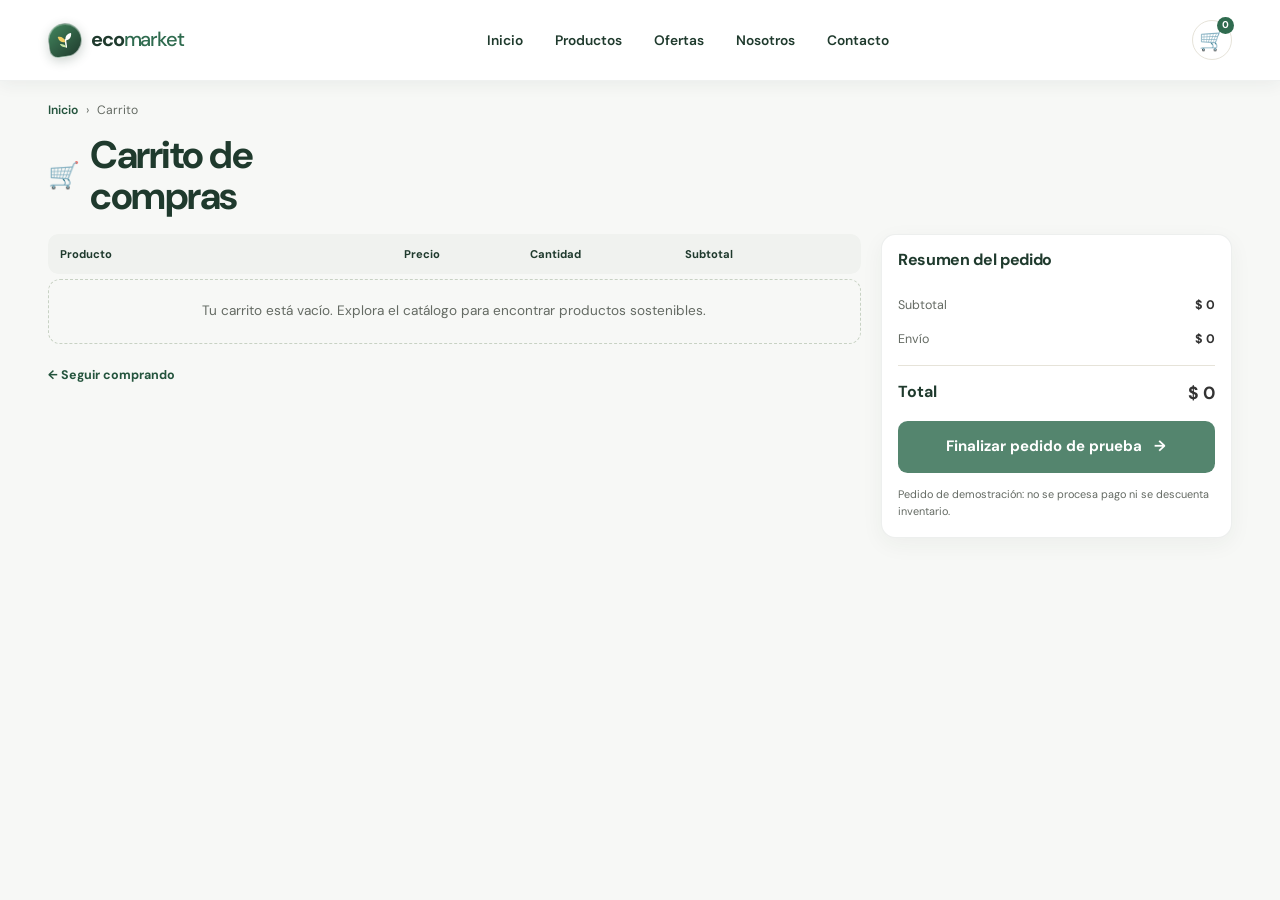
<file: carrito.html>
<!doctype html>
<html lang="es">
  <head>
    <meta charset="utf-8">
    <meta name="viewport" content="width=device-width, initial-scale=1">
    <meta name="description" content="Revisa los productos seleccionados para tu pedido de prueba en EcoMarket.">
    <title>Carrito | EcoMarket</title>
    <link rel="preconnect" href="https://fonts.googleapis.com">
    <link rel="preconnect" href="https://fonts.gstatic.com" crossorigin>
    <link href="https://fonts.googleapis.com/css2?family=DM+Sans:wght@400;500;600;700&family=Fraunces:opsz,wght@9..144,500;9..144,600;9..144,700&display=swap" rel="stylesheet">
    <link rel="stylesheet" href="styles.css?v=20261108-logo">
  </head>
  <body class="store-page">
    <a class="skip-link" href="#contenido">Saltar al contenido principal</a>

    <header class="site-header">
      <div class="container header-content">
        <a class="brand" href="index.html#inicio" aria-label="EcoMarket, ir al inicio">
          <span class="brand-mark" aria-hidden="true">
            <svg viewBox="0 0 40 40" focusable="false">
              <path d="M20 31V19" fill="none" stroke="currentColor" stroke-linecap="round" stroke-width="2.4"/>
              <path d="M19.3 23C13 23 9.1 19.2 8.4 12.8c6.1-.1 10.2 2.8 11 8.8" fill="#f3cf65"/>
              <path d="M20.1 19.3c.4-6.2 4.2-9.6 10.5-9.8.1 6.1-3.3 10.2-9.8 10.8" fill="#fff"/>
              <path d="M20 30c-3.4-4.1-6.4-5.3-9.7-5.2 1.6 4.1 4.8 6.1 9.7 6.2" fill="#c6e4a4"/>
            </svg>
          </span>
          <span>eco<span class="brand-light">market</span></span>
        </a>
        <nav class="main-nav" aria-label="Navegación principal">
          <a href="index.html">Inicio</a>
          <a href="catalogo.html">Productos</a>
          <a href="catalogo.html#ofertas">Ofertas</a>
          <a href="index.html#productores">Nosotros</a>
          <a href="index.html#suscripcion">Contacto</a>
        </nav>
        <details class="mobile-menu">
          <summary aria-label="Abrir menú de navegación">Menú</summary>
          <nav aria-label="Navegación móvil">
            <a href="index.html">Inicio</a>
            <a href="catalogo.html">Productos</a>
            <a href="catalogo.html#ofertas">Ofertas</a>
            <a href="index.html#productores">Nosotros</a>
            <a href="index.html#suscripcion">Contacto</a>
          </nav>
        </details>
        <a class="store-cart-link" href="carrito.html" aria-label="Ver carrito">
          <span aria-hidden="true">🛒</span><span class="store-cart-count">0</span>
        </a>
      </div>
    </header>

    <main class="store-main container" id="contenido">
      <nav class="store-breadcrumb" aria-label="Ruta de navegación">
        <a href="index.html">Inicio</a><span aria-hidden="true">›</span><span aria-current="page">Carrito</span>
      </nav>

      <div class="store-cart-heading">
        <span aria-hidden="true">🛒</span>
        <h1>Carrito de compras</h1>
      </div>

      <div class="store-cart-layout">
        <section class="store-cart-items" aria-labelledby="cart-items-title">
          <h2 class="visually-hidden" id="cart-items-title">Productos en tu carrito</h2>
          <div class="store-cart-table-head" aria-hidden="true">
            <span>Producto</span><span>Precio</span><span>Cantidad</span><span>Subtotal</span><span></span>
          </div>
          <div id="store-cart-lines" aria-live="polite" aria-busy="true"></div>
          <p class="store-cart-empty" id="store-cart-empty" hidden>Tu carrito está vacío. Explora el catálogo para encontrar productos sostenibles.</p>
          <p class="store-feedback" id="cart-feedback" role="status" aria-live="polite" hidden></p>
          <a class="store-continue-link" href="catalogo.html">← Seguir comprando</a>
        </section>

        <aside class="store-order-summary" aria-labelledby="order-summary-title">
          <h2 id="order-summary-title">Resumen del pedido</h2>
          <div><span>Subtotal</span><strong id="store-cart-subtotal">$0</strong></div>
          <div><span>Envío</span><strong id="store-cart-shipping">$0</strong></div>
          <div class="store-order-total"><span>Total</span><strong id="store-cart-total">$0</strong></div>
          <button class="button store-checkout-button" id="store-checkout" type="button" disabled>Finalizar pedido de prueba <span aria-hidden="true">→</span></button>
          <p>Pedido de demostración: no se procesa pago ni se descuenta inventario.</p>
        </aside>
      </div>
    </main>
    <script src="validarProductos.js" defer></script>
    <script src="storefront.js?v=20261108" defer></script>
  </body>
</html>
</file>
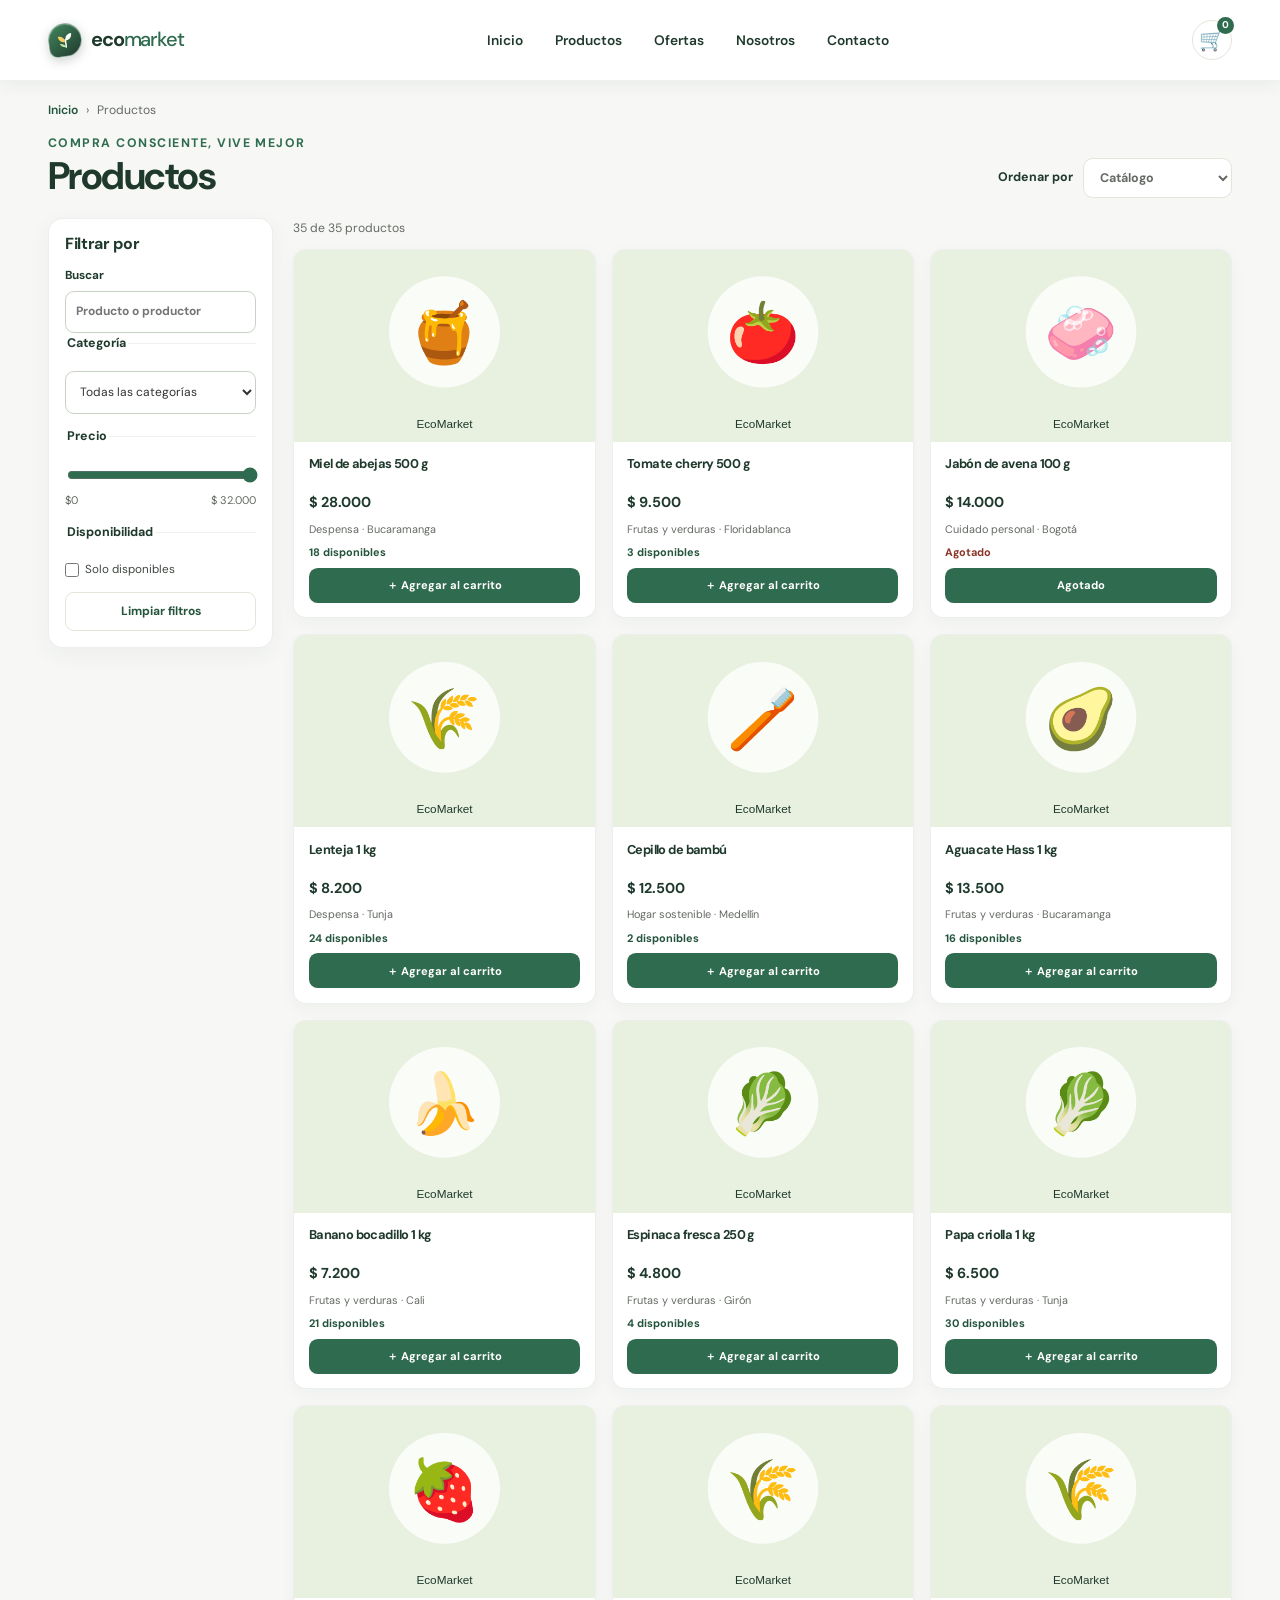
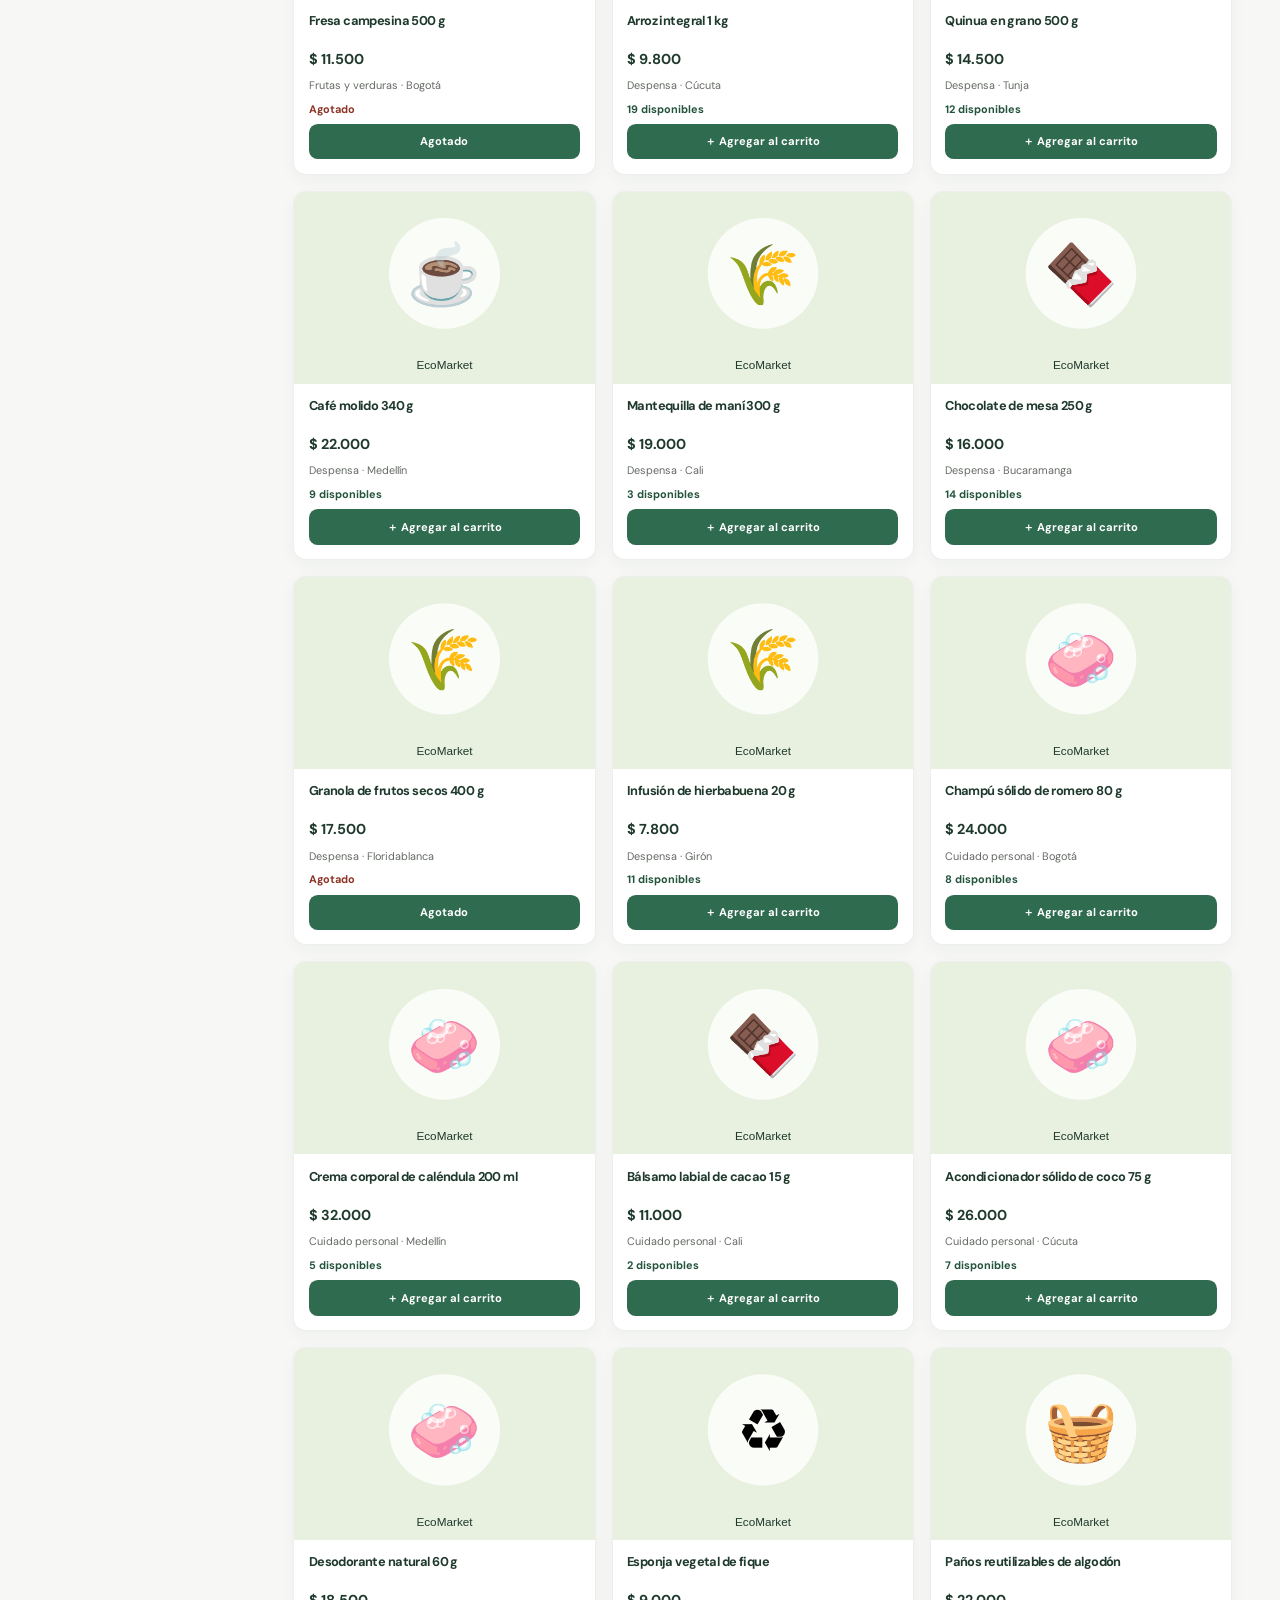
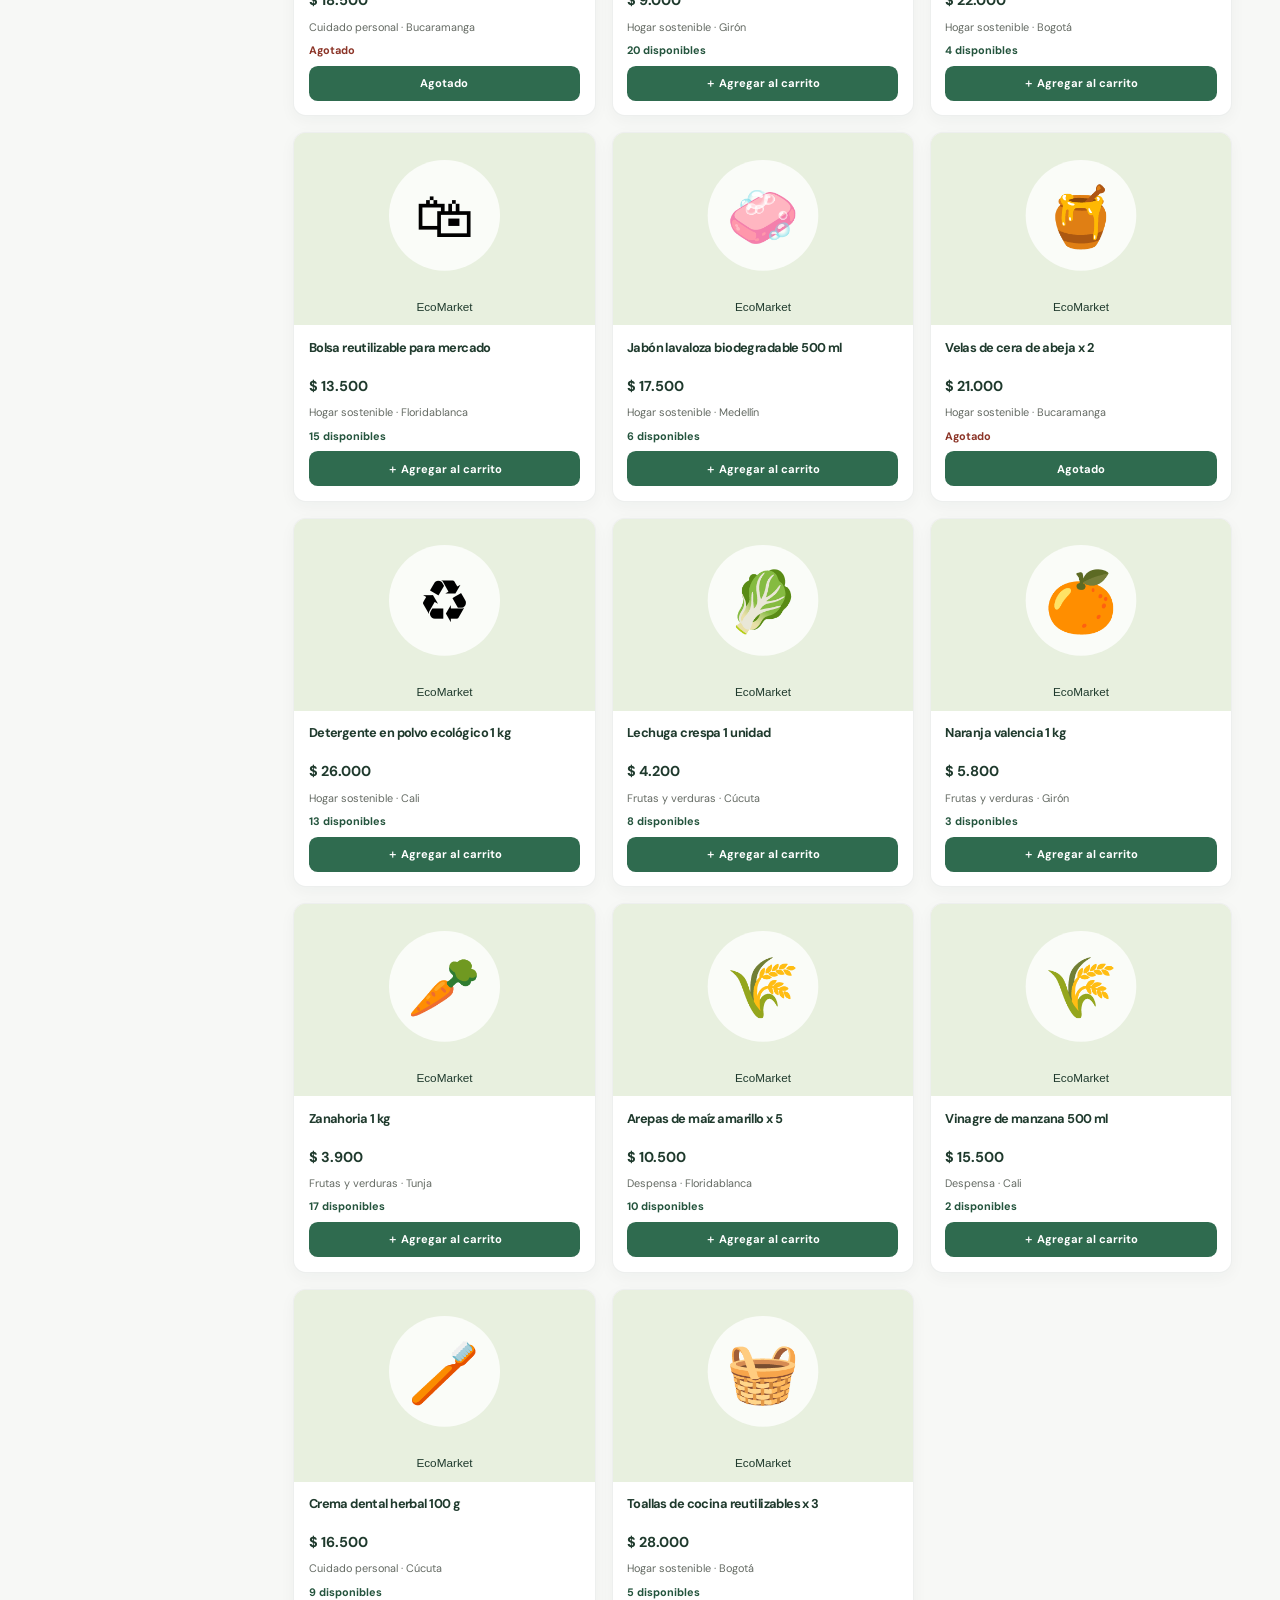
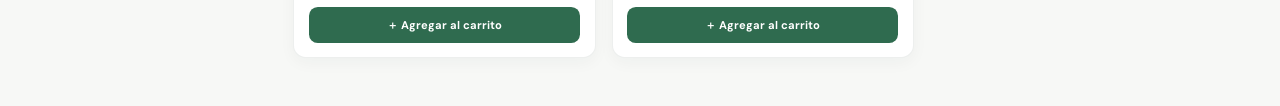
<file: catalogo.html>
<!doctype html>
<html lang="es">
  <head>
    <meta charset="utf-8">
    <meta name="viewport" content="width=device-width, initial-scale=1">
    <meta name="description" content="Explora productos sostenibles de productores locales y compra en EcoMarket.">
    <title>Productos | EcoMarket</title>
    <link rel="preconnect" href="https://fonts.googleapis.com">
    <link rel="preconnect" href="https://fonts.gstatic.com" crossorigin>
    <link href="https://fonts.googleapis.com/css2?family=DM+Sans:wght@400;500;600;700&family=Fraunces:opsz,wght@9..144,500;9..144,600;9..144,700&display=swap" rel="stylesheet">
    <link rel="stylesheet" href="styles.css?v=20261108-logo">
  </head>
  <body class="store-page">
    <a class="skip-link" href="#contenido">Saltar al contenido principal</a>

    <header class="site-header">
      <div class="container header-content">
        <a class="brand" href="index.html#inicio" aria-label="EcoMarket, ir al inicio">
          <span class="brand-mark" aria-hidden="true">
            <svg viewBox="0 0 40 40" focusable="false">
              <path d="M20 31V19" fill="none" stroke="currentColor" stroke-linecap="round" stroke-width="2.4"/>
              <path d="M19.3 23C13 23 9.1 19.2 8.4 12.8c6.1-.1 10.2 2.8 11 8.8" fill="#f3cf65"/>
              <path d="M20.1 19.3c.4-6.2 4.2-9.6 10.5-9.8.1 6.1-3.3 10.2-9.8 10.8" fill="#fff"/>
              <path d="M20 30c-3.4-4.1-6.4-5.3-9.7-5.2 1.6 4.1 4.8 6.1 9.7 6.2" fill="#c6e4a4"/>
            </svg>
          </span>
          <span>eco<span class="brand-light">market</span></span>
        </a>
        <nav class="main-nav" aria-label="Navegación principal">
          <a href="index.html">Inicio</a>
          <a href="catalogo.html" aria-current="page">Productos</a>
          <a href="catalogo.html#ofertas">Ofertas</a>
          <a href="index.html#productores">Nosotros</a>
          <a href="index.html#suscripcion">Contacto</a>
        </nav>
        <details class="mobile-menu">
          <summary aria-label="Abrir menú de navegación">Menú</summary>
          <nav aria-label="Navegación móvil">
            <a href="index.html">Inicio</a>
            <a href="catalogo.html">Productos</a>
            <a href="catalogo.html#ofertas">Ofertas</a>
            <a href="index.html#productores">Nosotros</a>
            <a href="index.html#suscripcion">Contacto</a>
          </nav>
        </details>
        <a class="store-cart-link" href="carrito.html" aria-label="Ver carrito">
          <span aria-hidden="true">🛒</span><span class="store-cart-count">0</span>
        </a>
      </div>
    </header>

    <main class="store-main container" id="contenido">
      <nav class="store-breadcrumb" aria-label="Ruta de navegación">
        <a href="index.html">Inicio</a><span aria-hidden="true">›</span><span aria-current="page">Productos</span>
      </nav>

      <div class="store-page-heading">
        <div>
          <p class="eyebrow">Compra consciente, vive mejor</p>
          <h1>Productos</h1>
        </div>
        <label class="store-sort">Ordenar por
          <select id="store-sort" aria-label="Ordenar productos">
            <option value="featured">Catálogo</option>
            <option value="name">Nombre</option>
            <option value="price-asc">Menor precio</option>
            <option value="price-desc">Mayor precio</option>
          </select>
        </label>
      </div>

      <div class="store-catalog-layout">
        <aside class="store-filters" aria-label="Filtros de productos">
          <h2>Filtrar por</h2>
          <label class="store-search-field" for="store-search">Buscar
            <input id="store-search" type="search" placeholder="Producto o productor" autocomplete="off">
          </label>
          <fieldset>
            <legend>Categoría</legend>
            <select id="store-category" aria-label="Filtrar por categoría">
              <option value="">Todas las categorías</option>
              <option>Frutas y verduras</option>
              <option>Despensa</option>
              <option>Cuidado personal</option>
              <option>Hogar sostenible</option>
            </select>
          </fieldset>
          <fieldset>
            <legend>Precio</legend>
            <input class="store-range" id="store-price" type="range" min="0" max="100000" value="100000" aria-label="Precio máximo">
            <div class="store-range-labels"><span>$0</span><span id="store-price-label">$100.000</span></div>
          </fieldset>
          <fieldset>
            <legend>Disponibilidad</legend>
            <label><input id="store-available" type="checkbox"> Solo disponibles</label>
          </fieldset>
          <button class="store-reset-button" id="store-reset" type="button">Limpiar filtros</button>
        </aside>

        <section class="store-products" id="ofertas" aria-label="Productos del catálogo">
          <p class="store-results-count" id="store-results-count" aria-live="polite">Cargando catálogo…</p>
          <p class="store-feedback" id="store-feedback" role="status" aria-live="polite" hidden></p>
          <div class="store-product-grid" id="store-product-grid" aria-busy="true"></div>
          <p class="store-empty" id="store-empty" hidden>No hay productos que coincidan con los filtros.</p>
        </section>
      </div>
    </main>
    <script src="validarProductos.js" defer></script>
    <script src="storefront.js?v=20261108" defer></script>
  </body>
</html>
</file>
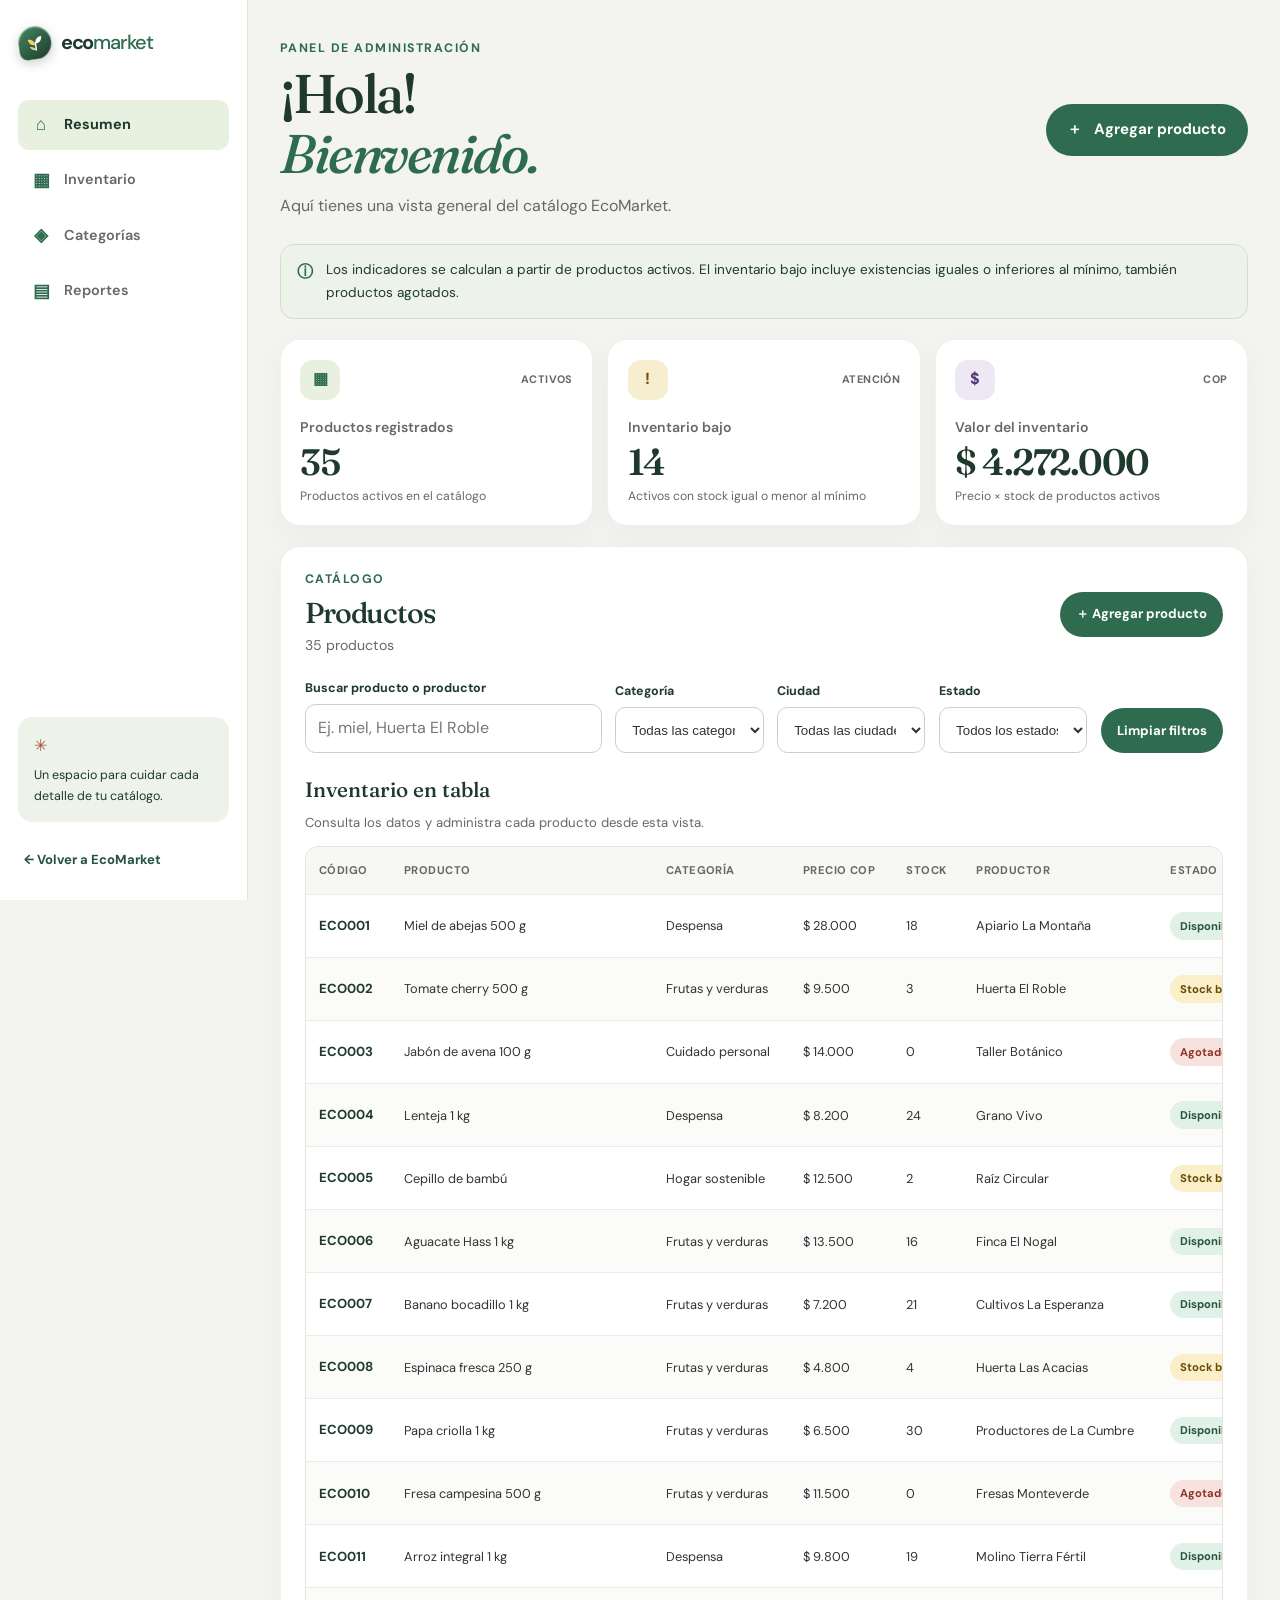
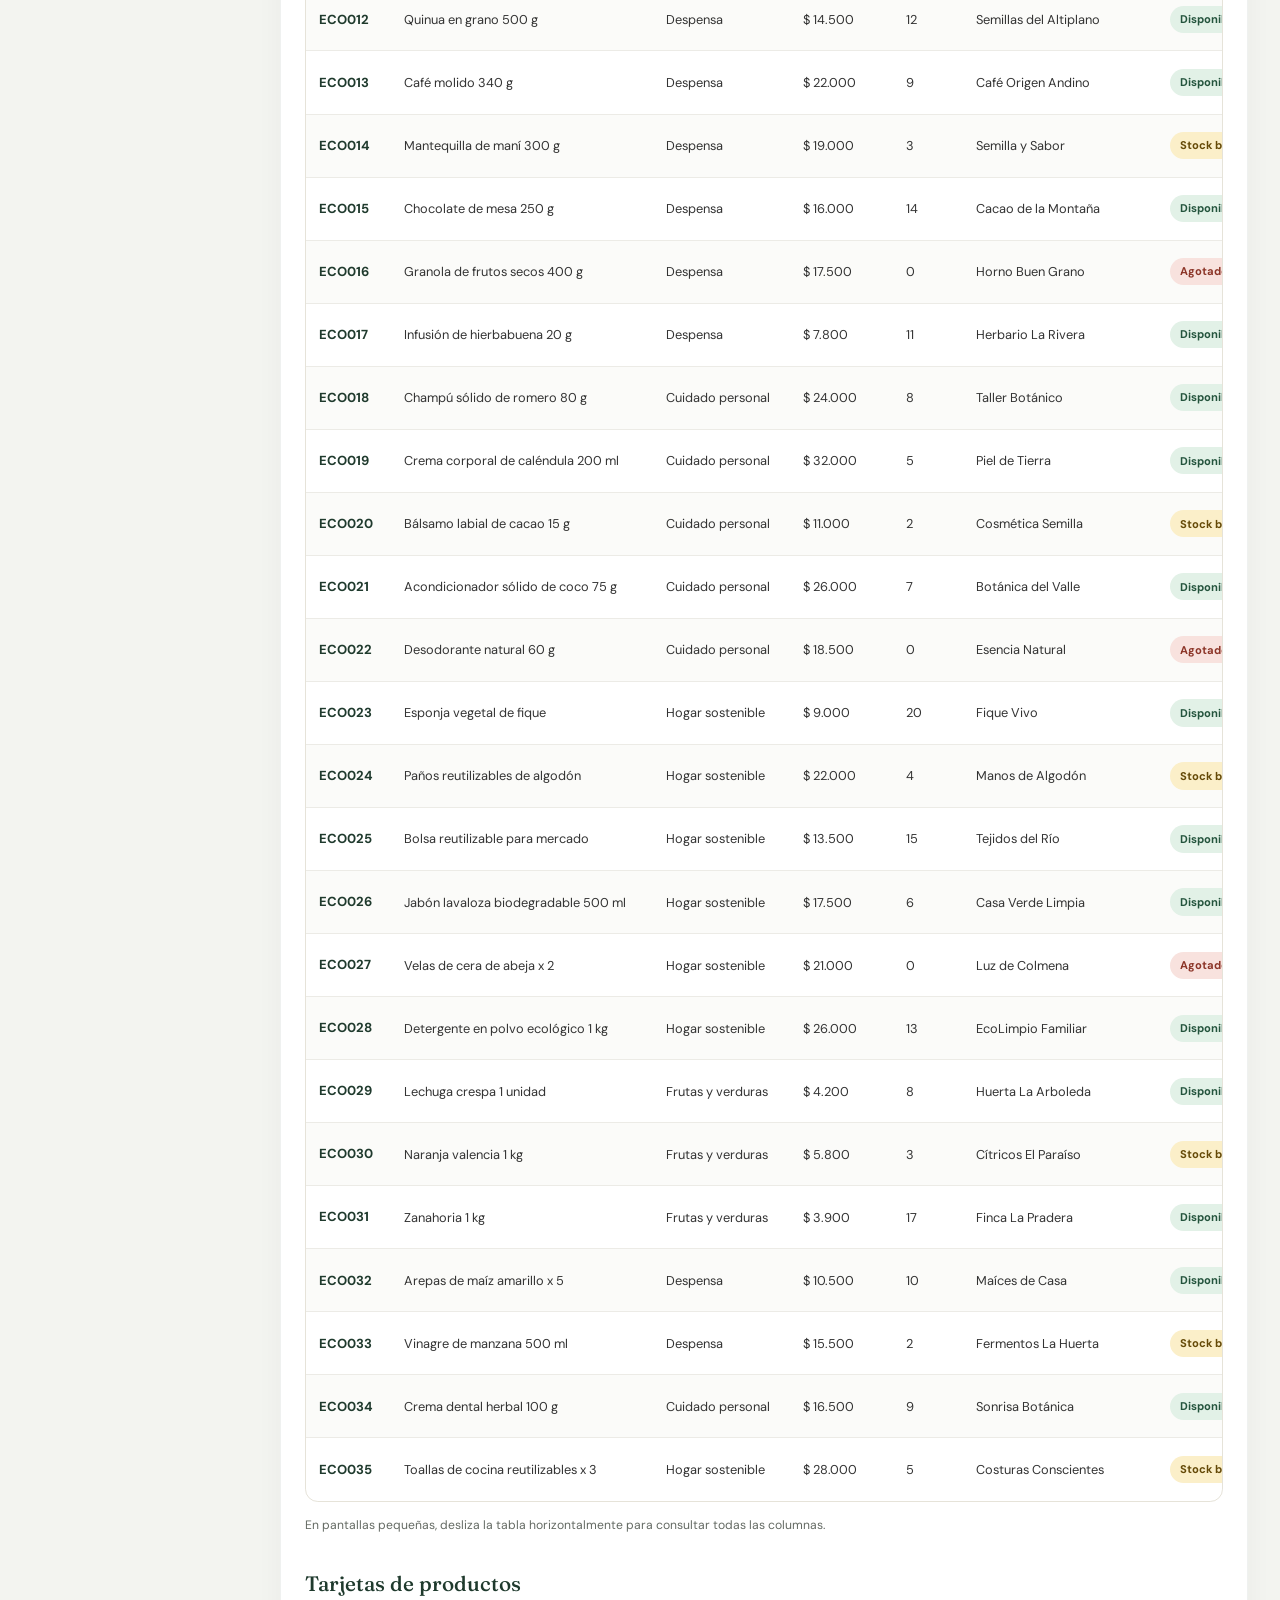
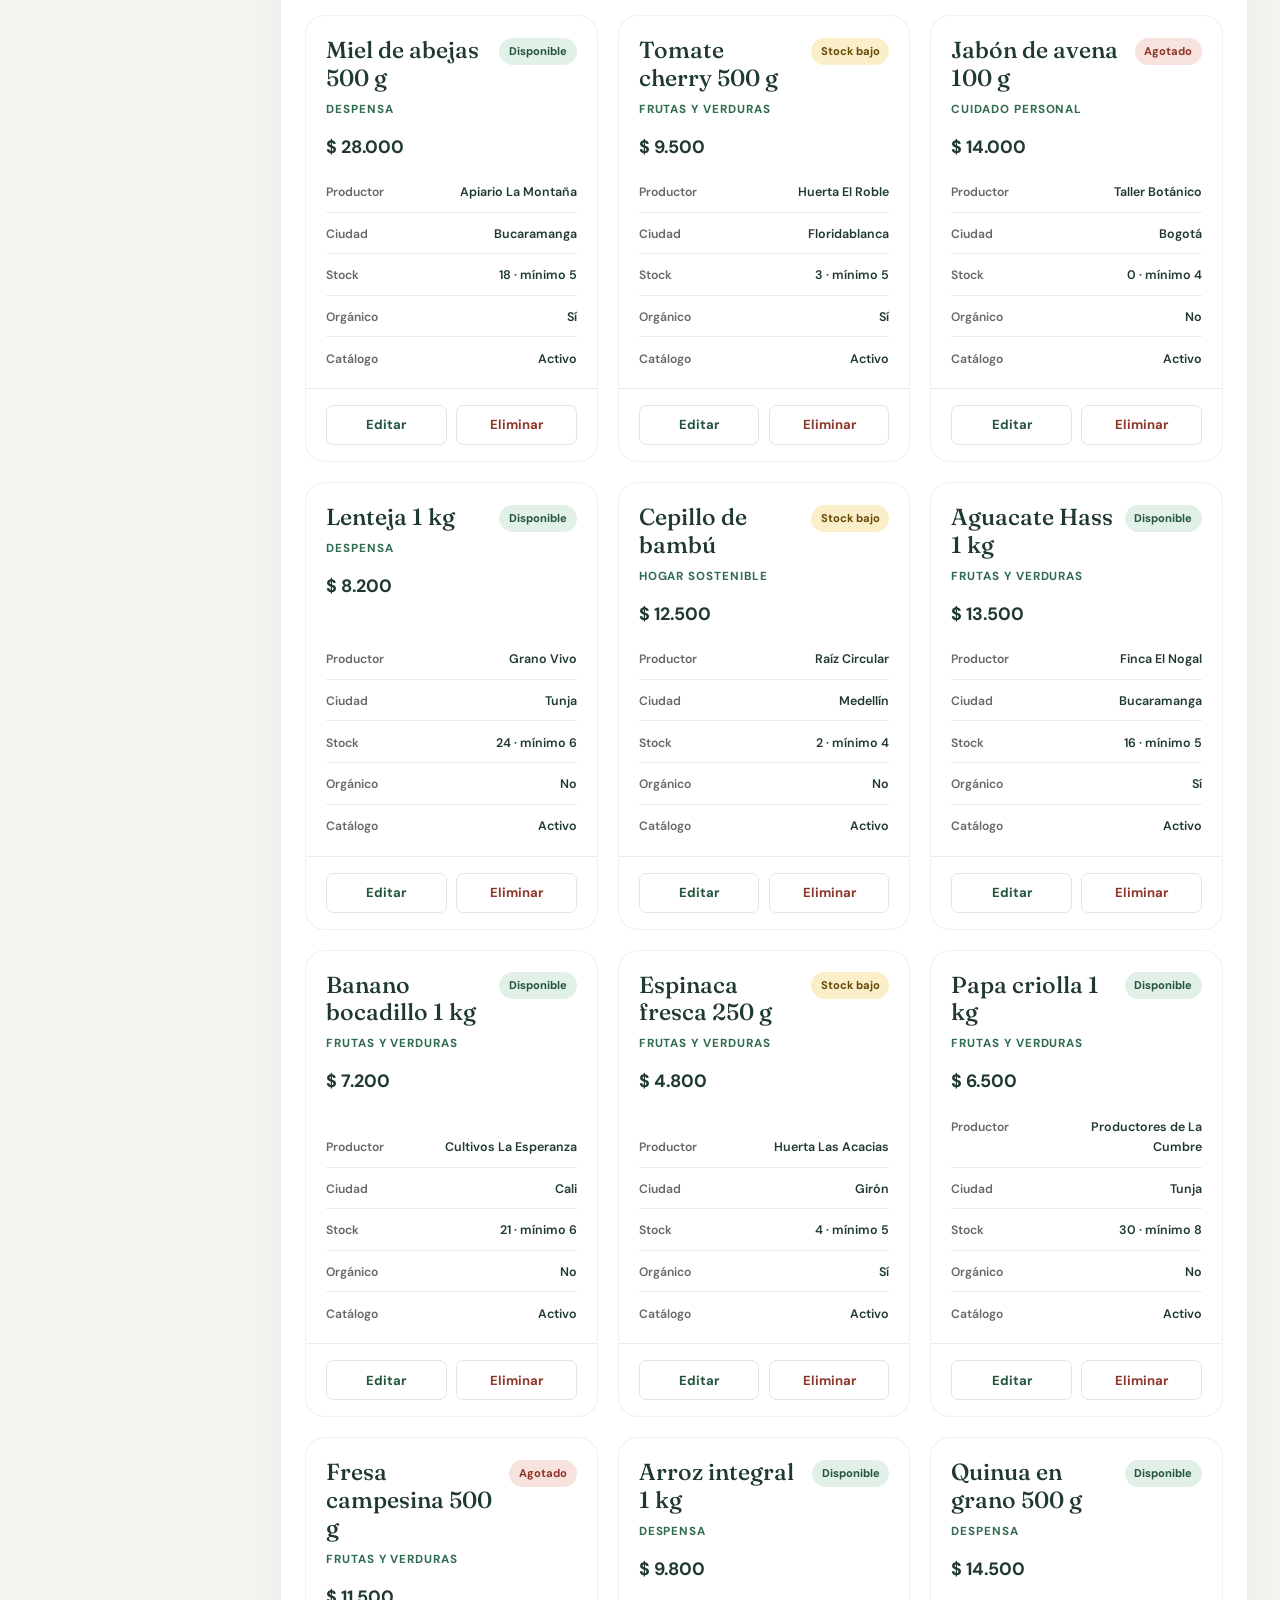
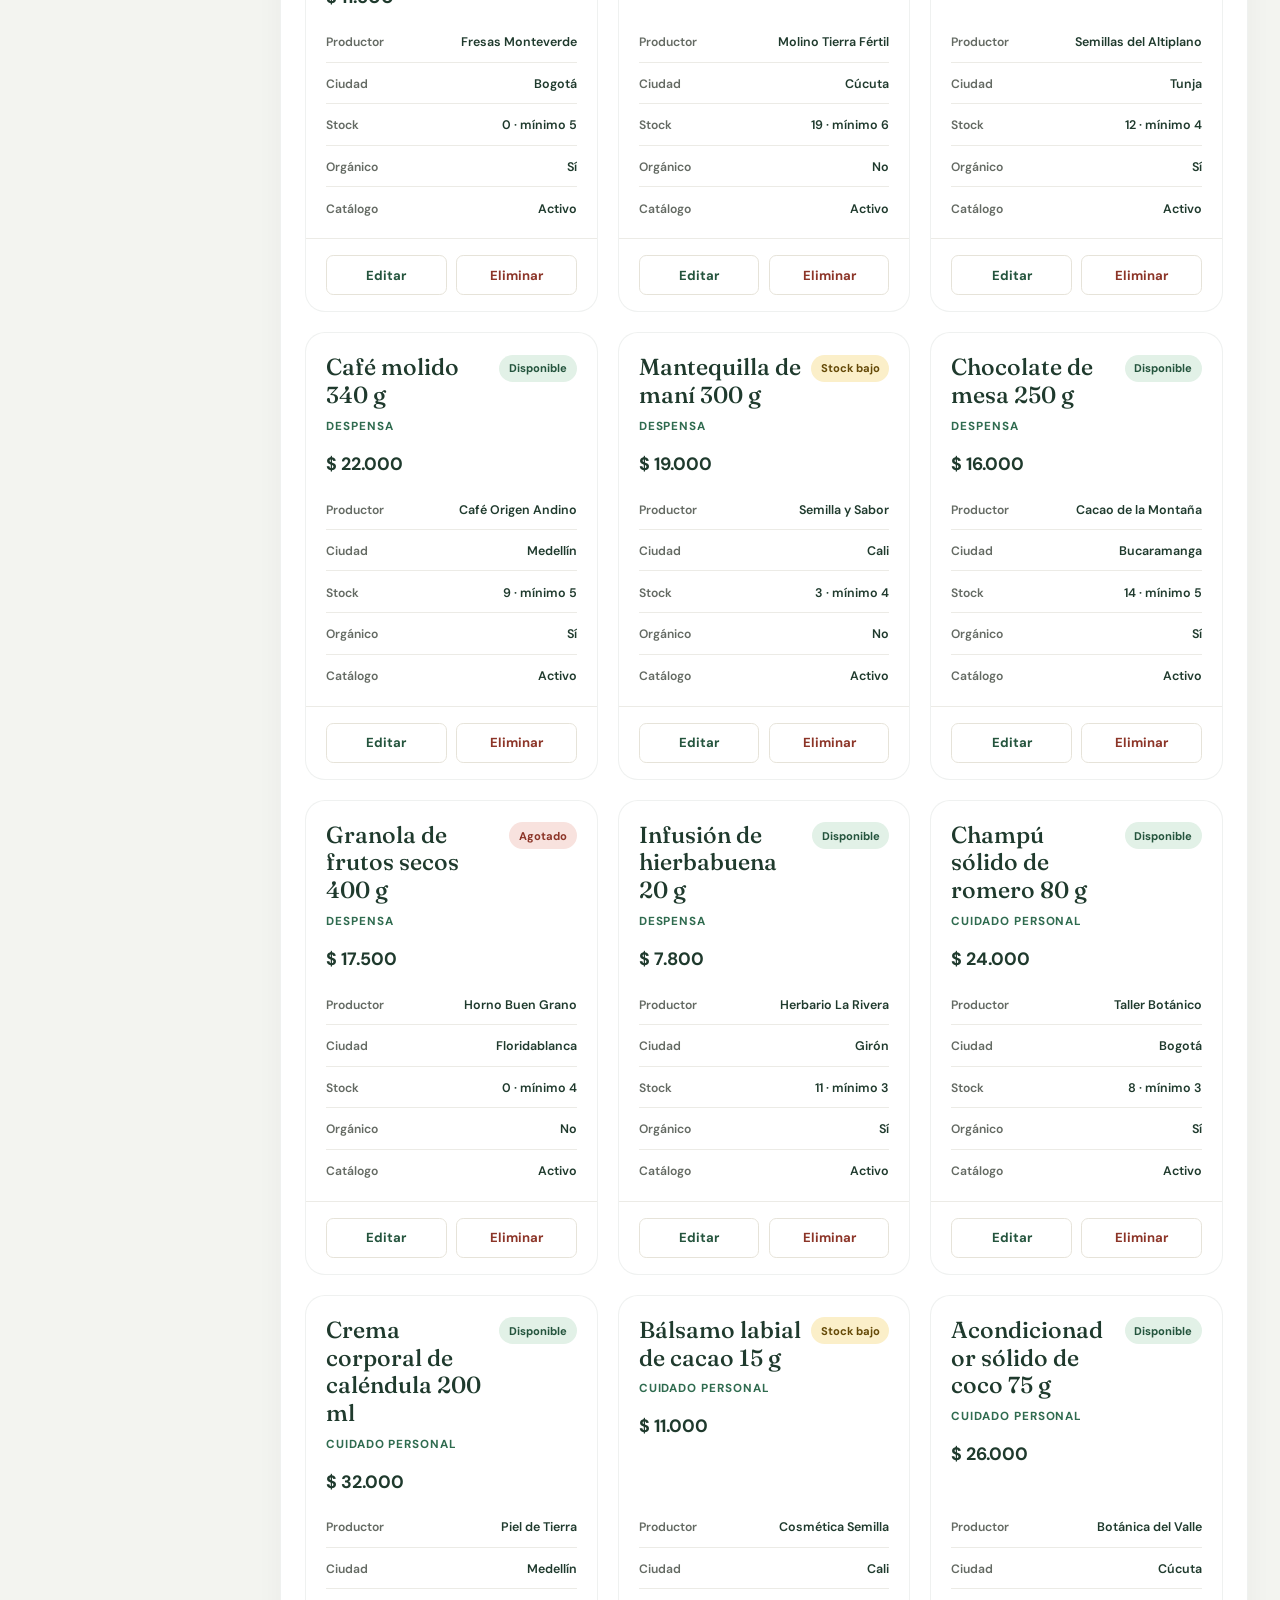
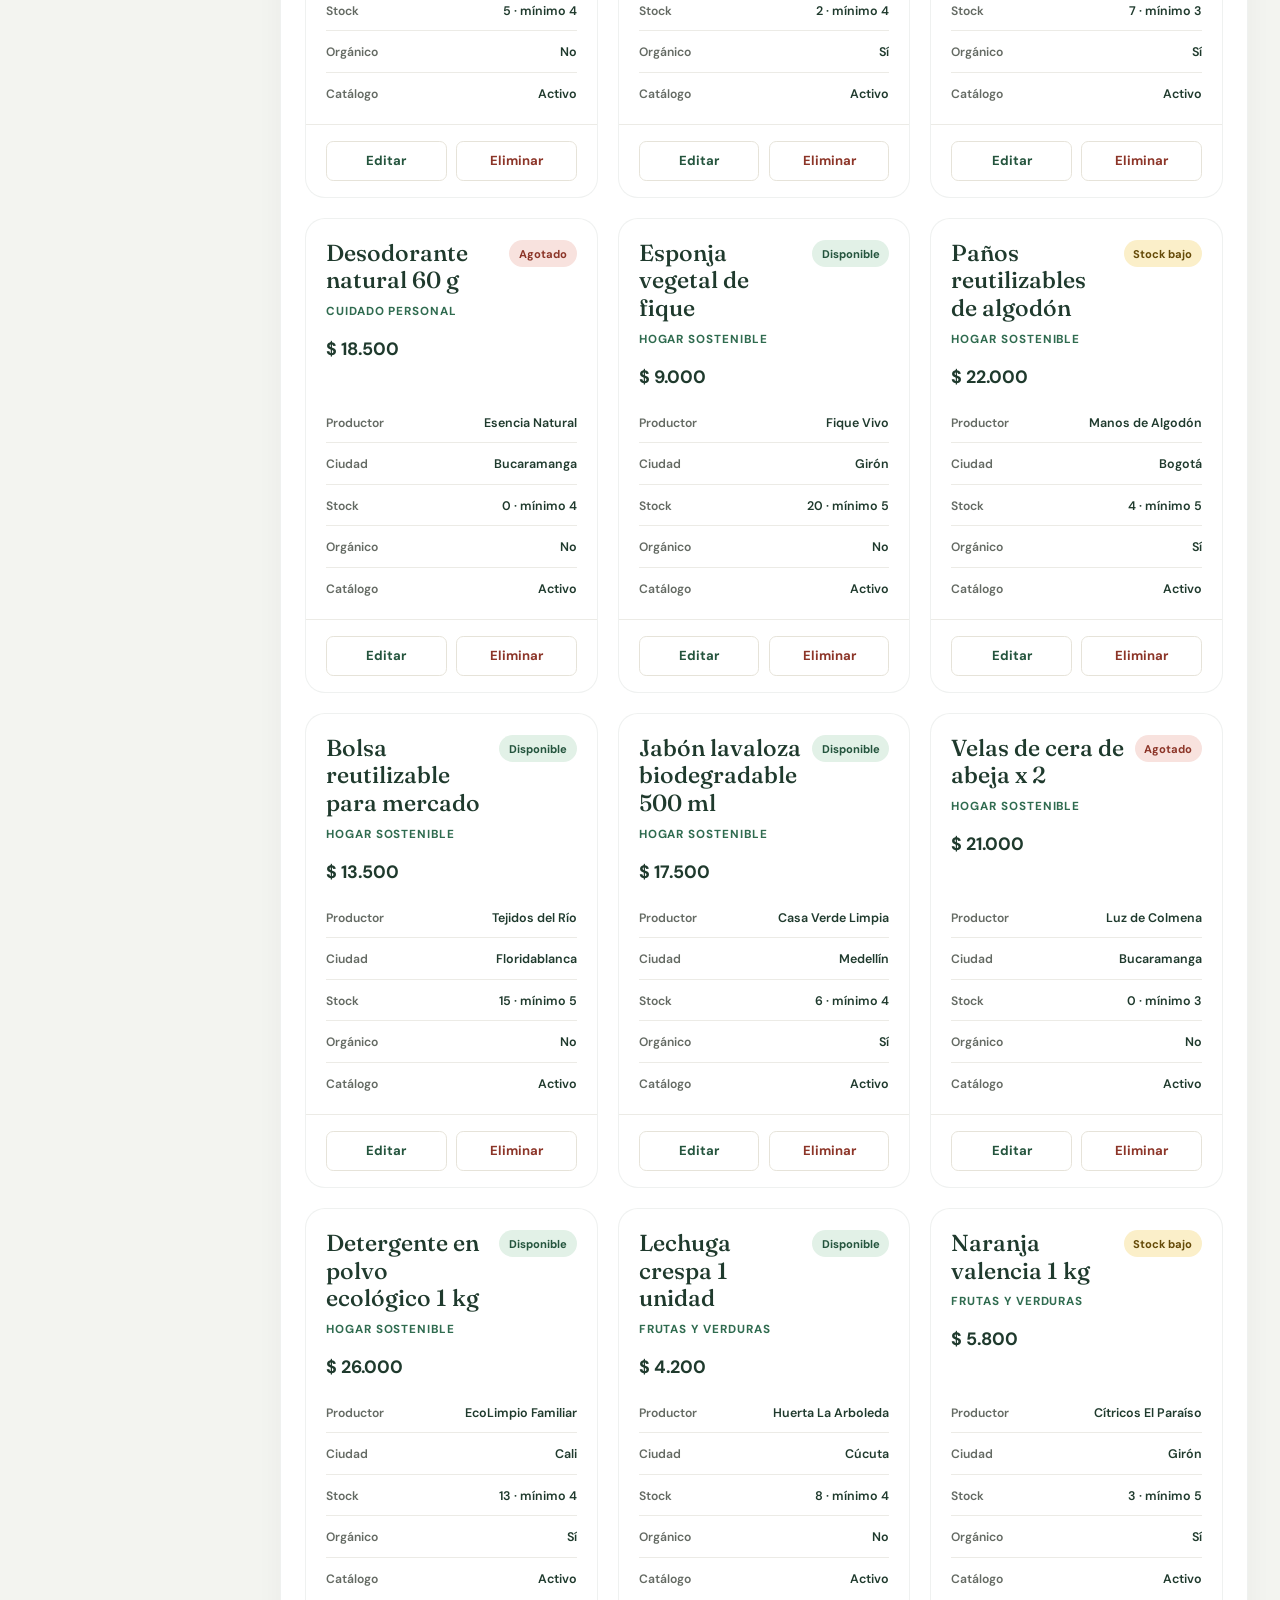
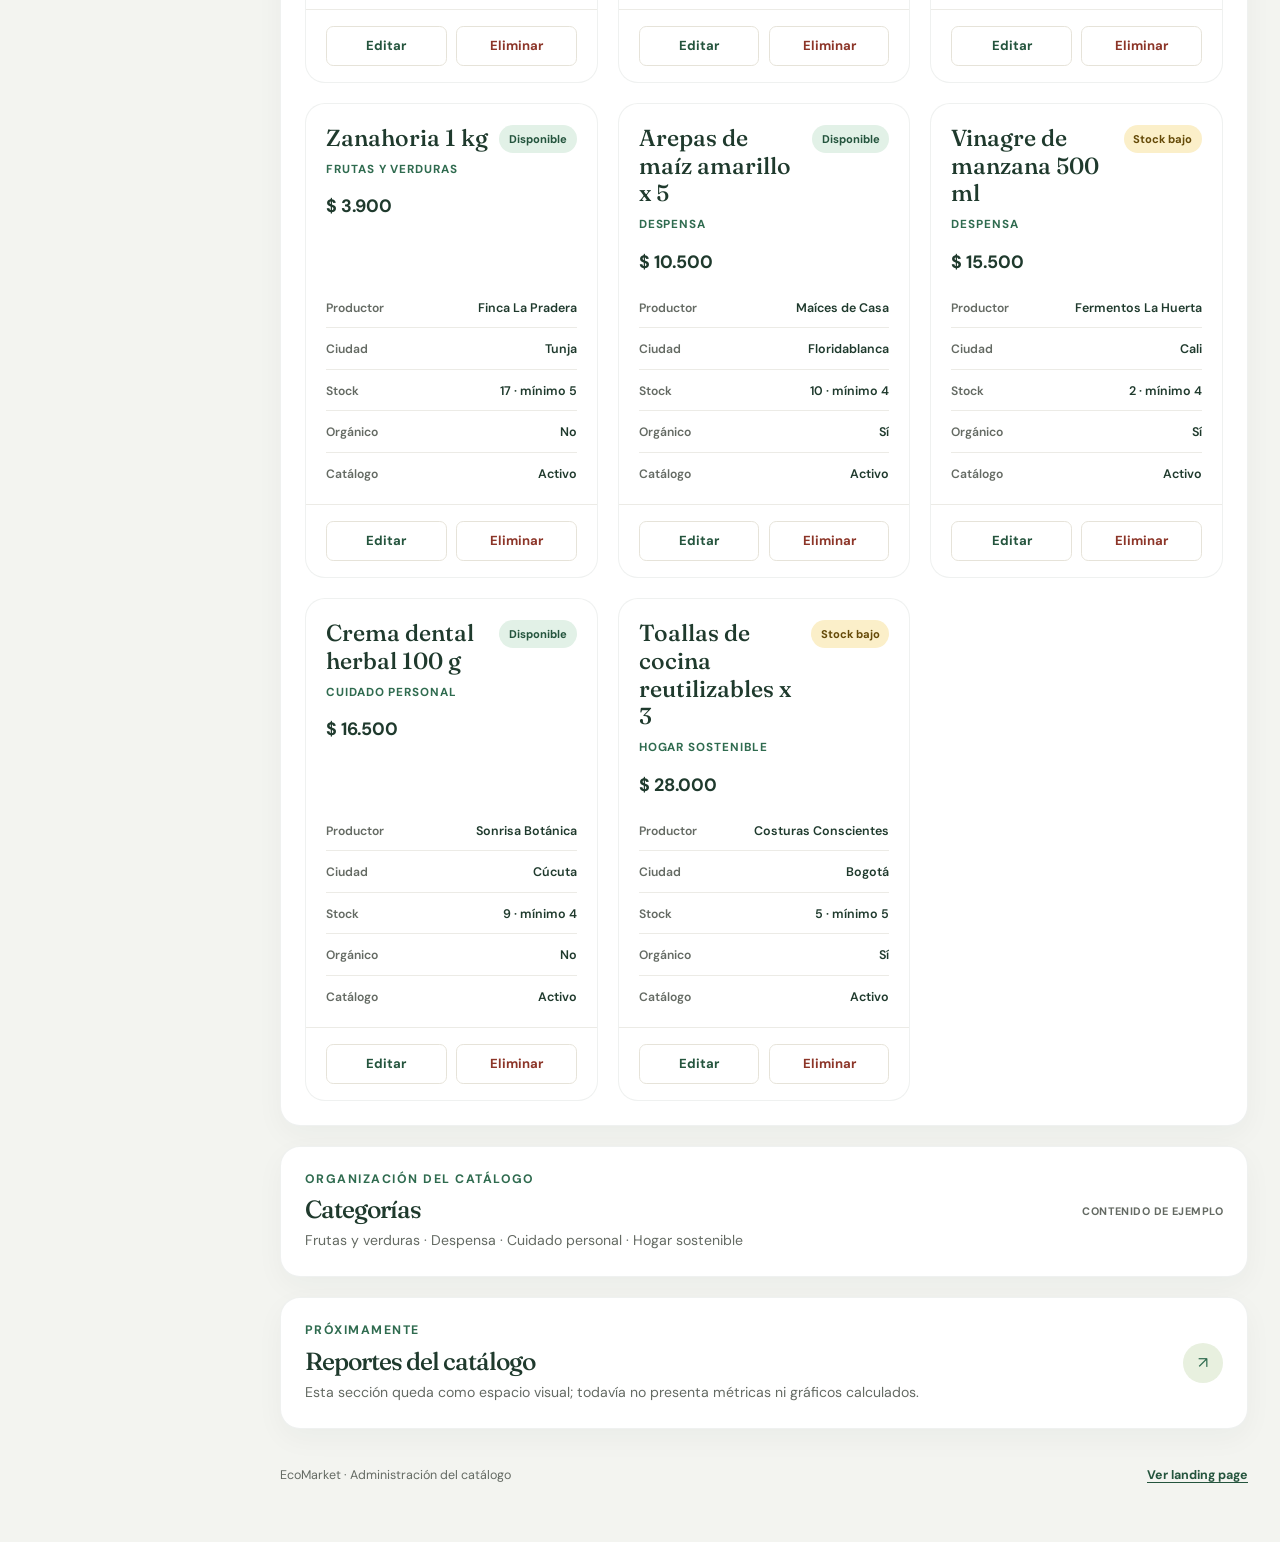
<file: dashboard.html>
<!doctype html>
<html lang="es">
  <head>
    <meta charset="utf-8">
    <meta name="viewport" content="width=device-width, initial-scale=1">
    <meta name="description" content="Panel administrativo de demostración para el catálogo EcoMarket.">
    <title>Panel EcoMarket | Administración</title>
    <link rel="preconnect" href="https://fonts.googleapis.com">
    <link rel="preconnect" href="https://fonts.gstatic.com" crossorigin>
    <link href="https://fonts.googleapis.com/css2?family=DM+Sans:wght@400;500;600;700&family=Fraunces:opsz,wght@9..144,500;9..144,600;9..144,700&display=swap" rel="stylesheet">
    <link rel="stylesheet" href="styles.css?v=20261108-logo">
  </head>
  <body class="dashboard-body">
    <a class="skip-link" href="#contenido">Saltar al contenido principal</a>

    <div class="dashboard-layout">
      <button class="dashboard-mobile-backdrop" id="dashboard-mobile-backdrop" type="button" aria-label="Cerrar menú" hidden></button>
      <aside class="dashboard-sidebar" id="dashboard-sidebar" aria-label="Panel de administración">
        <a class="brand dashboard-brand" href="index.html" aria-label="EcoMarket, ir a la landing">
          <span class="brand-mark" aria-hidden="true">
            <svg viewBox="0 0 40 40" focusable="false">
              <path d="M20 31V19" fill="none" stroke="currentColor" stroke-linecap="round" stroke-width="2.4"/>
              <path d="M19.3 23C13 23 9.1 19.2 8.4 12.8c6.1-.1 10.2 2.8 11 8.8" fill="#f3cf65"/>
              <path d="M20.1 19.3c.4-6.2 4.2-9.6 10.5-9.8.1 6.1-3.3 10.2-9.8 10.8" fill="#fff"/>
              <path d="M20 30c-3.4-4.1-6.4-5.3-9.7-5.2 1.6 4.1 4.8 6.1 9.7 6.2" fill="#c6e4a4"/>
            </svg>
          </span>
          <span>eco<span class="brand-light">market</span></span>
        </a>

        <nav class="dashboard-nav" aria-label="Navegación del panel">
          <a class="dashboard-nav-link is-current" href="#resumen" aria-current="page"><span aria-hidden="true">⌂</span> Resumen</a>
          <a class="dashboard-nav-link" href="#inventario"><span aria-hidden="true">▦</span> Inventario</a>
          <a class="dashboard-nav-link" href="#categorias"><span aria-hidden="true">◈</span> Categorías</a>
          <a class="dashboard-nav-link" href="#reportes"><span aria-hidden="true">▤</span> Reportes</a>
        </nav>

        <div class="sidebar-note">
          <span aria-hidden="true">✳</span>
          <p>Un espacio para cuidar cada detalle de tu catálogo.</p>
        </div>
        <a class="back-to-site" href="index.html">← Volver a EcoMarket</a>
      </aside>

      <main class="dashboard-main" id="contenido">
        <header class="dashboard-topbar" id="resumen">
          <button
            class="dashboard-menu-toggle"
            id="dashboard-menu-toggle"
            type="button"
            aria-label="Abrir menú"
            aria-controls="dashboard-sidebar"
            aria-expanded="false"
          ><span aria-hidden="true">☰</span></button>
          <div>
            <p class="eyebrow">Panel de administración</p>
            <h1>¡Hola! <em>Bienvenido.</em></h1>
            <p class="dashboard-intro">Aquí tienes una vista general del catálogo EcoMarket.</p>
          </div>
          <a class="button dashboard-action" href="#inventario"><span aria-hidden="true">＋</span> Agregar producto</a>
        </header>

        <div class="demo-notice" role="note">
          <span aria-hidden="true">ⓘ</span>
          <p>Los indicadores se calculan a partir de productos activos. El inventario bajo incluye existencias iguales o inferiores al mínimo, también productos agotados.</p>
        </div>

        <section class="dashboard-kpis" aria-label="Indicadores del inventario">
          <article class="kpi-card">
            <div class="kpi-heading">
              <span class="kpi-icon kpi-icon-green" aria-hidden="true">▦</span>
              <span class="kpi-caption">Activos</span>
            </div>
            <p class="kpi-label">Productos registrados</p>
            <p class="kpi-value" id="kpi-product-count" aria-live="polite">—</p>
            <p class="kpi-description">Productos activos en el catálogo</p>
          </article>
          <article class="kpi-card">
            <div class="kpi-heading">
              <span class="kpi-icon kpi-icon-yellow" aria-hidden="true">!</span>
              <span class="kpi-caption">Atención</span>
            </div>
            <p class="kpi-label">Inventario bajo</p>
            <p class="kpi-value" id="kpi-low-stock" aria-live="polite">—</p>
            <p class="kpi-description">Activos con stock igual o menor al mínimo</p>
          </article>
          <article class="kpi-card">
            <div class="kpi-heading">
              <span class="kpi-icon kpi-icon-purple" aria-hidden="true">$</span>
              <span class="kpi-caption">COP</span>
            </div>
            <p class="kpi-label">Valor del inventario</p>
            <p class="kpi-value kpi-currency" id="kpi-inventory-value" aria-live="polite">—</p>
            <p class="kpi-description">Precio × stock de productos activos</p>
          </article>
        </section>

        <section class="dashboard-panel inventory-panel" id="inventario" aria-labelledby="inventory-title">
          <div class="panel-heading">
            <div>
              <p class="eyebrow">Catálogo</p>
              <h2 id="inventory-title">Productos</h2>
              <p id="product-count-label">Cargando catálogo…</p>
            </div>
            <button class="button button-small" id="add-product-button" type="button">＋ Agregar producto</button>
          </div>

          <div class="catalog-status" id="catalog-error" role="alert" hidden></div>
          <div class="catalog-filters" aria-label="Buscar y filtrar productos">
            <div class="catalog-search">
              <label for="product-search">Buscar producto o productor</label>
              <input id="product-search" name="busqueda" type="search" placeholder="Ej. miel, Huerta El Roble" autocomplete="off">
            </div>
            <div class="catalog-filter">
              <label for="category-filter">Categoría</label>
              <select id="category-filter" name="categoria">
                <option value="">Todas las categorías</option>
                <option>Frutas y verduras</option>
                <option>Despensa</option>
                <option>Cuidado personal</option>
                <option>Hogar sostenible</option>
              </select>
            </div>
            <div class="catalog-filter">
              <label for="city-filter">Ciudad</label>
              <select id="city-filter" name="ciudad">
                <option value="">Todas las ciudades</option>
                <option>Bucaramanga</option>
                <option>Floridablanca</option>
                <option>Girón</option>
                <option>Bogotá</option>
                <option>Medellín</option>
                <option>Cali</option>
                <option>Tunja</option>
                <option>Cúcuta</option>
              </select>
            </div>
            <div class="catalog-filter">
              <label for="status-filter">Estado</label>
              <select id="status-filter" name="estado">
                <option value="">Todos los estados</option>
                <option value="Disponible">Disponible</option>
                <option value="Stock bajo">Stock bajo</option>
                <option value="Agotado">Agotado</option>
              </select>
            </div>
            <button class="button button-small button-filter-reset" id="clear-filters-button" type="button">Limpiar filtros</button>
          </div>
          <div class="catalog-table-heading">
            <h3>Inventario en tabla</h3>
            <p>Consulta los datos y administra cada producto desde esta vista.</p>
          </div>
          <div class="table-scroll catalog-table-scroll">
            <table class="inventory-table catalog-table" aria-label="Inventario de productos">
              <thead>
                <tr>
                  <th scope="col">Código</th>
                  <th scope="col">Producto</th>
                  <th scope="col">Categoría</th>
                  <th scope="col">Precio COP</th>
                  <th scope="col">Stock</th>
                  <th scope="col">Productor</th>
                  <th scope="col">Estado</th>
                  <th scope="col">Acciones</th>
                </tr>
              </thead>
              <tbody id="product-table-body" aria-live="polite" aria-busy="true"></tbody>
            </table>
          </div>
          <p class="table-note">En pantallas pequeñas, desliza la tabla horizontalmente para consultar todas las columnas.</p>
          <h3 class="catalog-cards-heading">Tarjetas de productos</h3>
          <div class="product-grid catalog-grid" id="product-grid" aria-live="polite" aria-busy="true"></div>
          <p class="catalog-empty" id="catalog-empty" hidden></p>
        </section>

        <section class="dashboard-panel placeholder-panel" id="categorias" aria-labelledby="categories-panel-title">
          <div>
            <p class="eyebrow">Organización del catálogo</p>
            <h2 id="categories-panel-title">Categorías</h2>
            <p>Frutas y verduras · Despensa · Cuidado personal · Hogar sostenible</p>
          </div>
          <span class="static-label">Contenido de ejemplo</span>
        </section>

        <section class="dashboard-panel placeholder-panel report-panel" id="reportes" aria-labelledby="reports-title">
          <div>
            <p class="eyebrow">Próximamente</p>
            <h2 id="reports-title">Reportes del catálogo</h2>
            <p>Esta sección queda como espacio visual; todavía no presenta métricas ni gráficos calculados.</p>
          </div>
          <span class="report-mark" aria-hidden="true">↗</span>
        </section>

        <footer class="dashboard-footer">
          <p>EcoMarket · Administración del catálogo</p>
          <a href="index.html">Ver landing page</a>
        </footer>
      </main>
    </div>

    <dialog class="product-dialog" id="product-dialog" aria-labelledby="product-dialog-title">
      <form class="product-form" id="product-form">
        <div class="dialog-heading">
          <div>
            <p class="eyebrow">Catálogo EcoMarket</p>
            <h2 id="product-dialog-title">Agregar producto</h2>
          </div>
          <button class="dialog-close" type="button" id="close-product-dialog" aria-label="Cerrar formulario">×</button>
        </div>
        <input id="product-id" name="id" type="hidden">
        <div class="product-form-grid">
          <div class="form-field">
            <label for="product-name">Nombre</label>
            <input id="product-name" name="nombre" type="text" required>
          </div>
          <div class="form-field">
            <label for="product-category">Categoría</label>
            <select id="product-category" name="categoria" required>
              <option value="">Selecciona una categoría</option>
              <option>Frutas y verduras</option>
              <option>Despensa</option>
              <option>Cuidado personal</option>
              <option>Hogar sostenible</option>
            </select>
          </div>
          <div class="form-field">
            <label for="product-price">Precio (COP)</label>
            <input id="product-price" name="precio" type="number" min="1" step="1" required>
          </div>
          <div class="form-field">
            <label for="product-stock">Stock disponible</label>
            <input id="product-stock" name="stock" type="number" min="0" step="1" required>
          </div>
          <div class="form-field">
            <label for="product-min-stock">Stock mínimo</label>
            <input id="product-min-stock" name="stockMinimo" type="number" min="0" step="1" required>
          </div>
          <div class="form-field">
            <label for="product-producer">Productor</label>
            <input id="product-producer" name="productor" type="text" required>
          </div>
          <div class="form-field">
            <label for="product-city">Ciudad</label>
            <select id="product-city" name="ciudad" required>
              <option value="">Selecciona una ciudad</option>
              <option>Bucaramanga</option>
              <option>Floridablanca</option>
              <option>Girón</option>
              <option>Bogotá</option>
              <option>Medellín</option>
              <option>Cali</option>
              <option>Tunja</option>
              <option>Cúcuta</option>
            </select>
          </div>
          <div class="form-field">
            <label for="product-date">Fecha de registro</label>
            <input id="product-date" name="fechaRegistro" type="date" min="2026-01-01" max="2026-11-03" required>
          </div>
          <label class="checkbox-field" for="product-organic">
            <input id="product-organic" name="organico" type="checkbox">
            <span>Producto orgánico</span>
          </label>
          <label class="checkbox-field" for="product-active">
            <input id="product-active" name="activo" type="checkbox" checked>
            <span>Producto activo</span>
          </label>
        </div>
        <p class="form-error" id="product-form-error" role="alert" hidden></p>
        <div class="dialog-actions">
          <button class="button button-secondary" type="button" id="cancel-product-dialog">Cancelar</button>
          <button class="button" type="submit">Guardar producto</button>
        </div>
      </form>
    </dialog>

    <script src="validarProductos.js" defer></script>
    <script src="app.js" defer></script>
  </body>
</html>
</file>
<file: styles.css>
:root {
  color-scheme: light;
  --color-forest: #1f3a2d;
  --color-leaf: #2f6b4f;
  --color-leaf-dark: #24543d;
  --color-cream: #f7f5ef;
  --color-white: #fff;
  --color-terracotta: #a84f35;
  --color-ink: #333;
  --color-muted: #646a63;
  --color-line: #e6e3d9;
  --font-display: "Fraunces", Georgia, serif;
  --font-body: "DM Sans", Arial, sans-serif;
  --space-section: clamp(4rem, 8vw, 7rem);
  --radius-card: 1.25rem;
  --radius-pill: 999px;
  --shadow-card: 0 1.2rem 3rem rgb(31 58 45 / 8%);
}

* {
  box-sizing: border-box;
}

html {
  scroll-behavior: smooth;
  scroll-padding-top: 6rem;
}

body {
  margin: 0;
  background: var(--color-cream);
  color: var(--color-ink);
  font-family: var(--font-body);
  font-size: 1rem;
  line-height: 1.65;
  -webkit-font-smoothing: antialiased;
}

img {
  display: block;
  max-width: 100%;
}

a {
  color: inherit;
}

button,
input {
  font: inherit;
}

.container {
  width: min(100% - 2.5rem, 74rem);
  margin-inline: auto;
}

.skip-link {
  position: fixed;
  z-index: 20;
  top: 0.75rem;
  left: 0.75rem;
  padding: 0.75rem 1rem;
  transform: translateY(-160%);
  border-radius: 0.5rem;
  background: var(--color-white);
  color: var(--color-forest);
  font-weight: 700;
}

.skip-link:focus {
  transform: translateY(0);
}

:focus-visible {
  outline: 3px solid var(--color-terracotta);
  outline-offset: 4px;
}

.site-header {
  position: relative;
  z-index: 5;
  background: var(--color-cream);
  border-bottom: 1px solid rgb(31 58 45 / 7%);
}

.header-content {
  display: flex;
  min-height: 5rem;
  align-items: center;
  justify-content: space-between;
  gap: 1.25rem;
}

.brand {
  display: inline-flex;
  align-items: center;
  gap: 0.55rem;
  color: var(--color-forest);
  font-size: 1.25rem;
  font-weight: 700;
  letter-spacing: -0.06em;
  text-decoration: none;
  white-space: nowrap;
}

.brand-mark {
  display: grid;
  width: 2.15rem;
  aspect-ratio: 1;
  place-items: center;
  border: 1px solid rgb(255 255 255 / 55%);
  border-radius: 50% 50% 50% 0.55rem;
  background: linear-gradient(145deg, #43875e, var(--color-forest));
  box-shadow: 0 0.2rem 0.65rem rgb(31 58 45 / 22%), inset 0 1px rgb(255 255 255 / 22%);
  color: var(--color-white);
  transform: rotate(-8deg);
  transition: transform 180ms ease, box-shadow 180ms ease;
}

.brand-mark svg {
  width: 1.55rem;
  height: 1.55rem;
  color: var(--color-white);
}

.brand:hover .brand-mark {
  box-shadow: 0 0.3rem 0.8rem rgb(31 58 45 / 28%), inset 0 1px rgb(255 255 255 / 22%);
  transform: rotate(0) scale(1.06);
}

.brand-light {
  color: var(--color-leaf);
  font-weight: 500;
}

.main-nav {
  display: none;
}

.mobile-menu {
  position: relative;
  margin-left: auto;
}

.mobile-menu summary {
  padding: 0.45rem 0.65rem;
  border: 1px solid var(--color-line);
  border-radius: var(--radius-pill);
  color: var(--color-forest);
  font-size: 0.82rem;
  font-weight: 700;
  list-style: none;
  cursor: pointer;
}

.mobile-menu summary::-webkit-details-marker {
  display: none;
}

.mobile-menu summary::after {
  margin-left: 0.35rem;
  content: "⌄";
}

.mobile-menu[open] summary::after {
  content: "⌃";
}

.mobile-menu nav {
  position: absolute;
  top: calc(100% + 0.65rem);
  right: 0;
  display: grid;
  min-width: 13rem;
  gap: 0.2rem;
  padding: 0.55rem;
  border: 1px solid var(--color-line);
  border-radius: 0.85rem;
  background: var(--color-white);
  box-shadow: var(--shadow-card);
}

.mobile-menu nav a {
  padding: 0.65rem 0.75rem;
  border-radius: 0.5rem;
  color: var(--color-forest);
  font-size: 0.9rem;
  font-weight: 600;
  text-decoration: none;
}

.mobile-menu nav a:hover {
  background: var(--color-cream);
}

.button {
  display: inline-flex;
  min-height: 3.25rem;
  align-items: center;
  justify-content: center;
  gap: 0.75rem;
  padding: 0.8rem 1.35rem;
  border: 0;
  border-radius: var(--radius-pill);
  background: var(--color-leaf);
  color: var(--color-white);
  font-size: 0.94rem;
  font-weight: 700;
  text-align: center;
  text-decoration: none;
  transition: background-color 180ms ease, transform 180ms ease;
  cursor: pointer;
}

.button:hover {
  transform: translateY(-2px);
  background: var(--color-leaf-dark);
}

.button-small {
  min-height: 2.8rem;
  padding: 0.65rem 1rem;
  font-size: 0.82rem;
}

.hero {
  padding-block: 3.5rem 4.5rem;
  overflow: hidden;
}

.hero-grid {
  display: grid;
  align-items: center;
  gap: 3rem;
}

.hero-copy {
  max-width: 39rem;
}

.eyebrow {
  margin: 0 0 1rem;
  color: var(--color-leaf);
  font-size: 0.77rem;
  font-weight: 700;
  letter-spacing: 0.12em;
  line-height: 1.4;
  text-transform: uppercase;
}

.hero .eyebrow span {
  margin-right: 0.35rem;
  color: var(--color-terracotta);
  font-size: 1rem;
}

h1,
h2,
h3,
p {
  margin-top: 0;
}

h1,
h2 {
  color: var(--color-forest);
  font-family: var(--font-display);
  font-weight: 500;
  letter-spacing: -0.045em;
  line-height: 1.09;
}

h1 {
  max-width: 11ch;
  margin-bottom: 1.25rem;
  font-size: clamp(3rem, 11vw, 5.6rem);
}

h1 em,
h2 em {
  color: var(--color-leaf);
  font-weight: 500;
}

.hero-description {
  max-width: 34rem;
  margin-bottom: 1.8rem;
  color: var(--color-muted);
  font-size: 1.08rem;
}

.hero-actions {
  display: flex;
  flex-wrap: wrap;
  align-items: center;
  gap: 1rem 1.5rem;
}

.text-link {
  display: inline-flex;
  align-items: center;
  gap: 0.5rem;
  color: var(--color-forest);
  font-size: 0.93rem;
  font-weight: 700;
  text-decoration-thickness: 1px;
  text-underline-offset: 0.25rem;
}

.text-link:hover {
  color: var(--color-leaf);
}

.hero-note {
  display: flex;
  align-items: center;
  gap: 0.8rem;
  margin-top: 2.5rem;
}

.hero-note-icon {
  display: grid;
  width: 2.5rem;
  aspect-ratio: 1;
  flex: 0 0 auto;
  place-items: center;
  border: 1px solid #d5ddcf;
  border-radius: 50%;
  color: var(--color-leaf);
  font-size: 1.2rem;
}

.hero-note p {
  max-width: 18rem;
  margin: 0;
  color: var(--color-muted);
  font-size: 0.88rem;
}

.hero-visual {
  position: relative;
  max-width: 35rem;
  margin-inline: auto;
}

.hero-image {
  width: 100%;
  height: clamp(19rem, 74vw, 32rem);
  border-radius: 48% 48% 1.4rem 1.4rem;
  object-fit: cover;
}

.image-caption {
  position: absolute;
  right: 0.8rem;
  bottom: 1rem;
  display: inline-flex;
  align-items: center;
  gap: 0.55rem;
  padding: 0.7rem 0.9rem;
  border-radius: var(--radius-pill);
  background: var(--color-white);
  color: var(--color-forest);
  box-shadow: var(--shadow-card);
  font-size: 0.75rem;
  font-weight: 700;
}

.caption-dot {
  width: 0.55rem;
  aspect-ratio: 1;
  border-radius: 50%;
  background: var(--color-leaf);
}

.hero-decoration {
  position: absolute;
  top: 1.5rem;
  left: -1rem;
  display: grid;
  width: 5rem;
  aspect-ratio: 1;
  place-content: center;
  border: 1px solid rgb(255 255 255 / 65%);
  border-radius: 50%;
  background: var(--color-terracotta);
  color: var(--color-white);
  font-family: var(--font-display);
  font-size: 0.85rem;
  line-height: 1.15;
  text-align: center;
  transform: rotate(-10deg);
}

.section-space {
  padding-block: var(--space-section);
}

.categories {
  background: var(--color-white);
}

.section-heading {
  display: flex;
  flex-direction: column;
  gap: 1rem;
  margin-bottom: 2rem;
}

.section-heading h2,
.impact h2,
.producer-copy h2,
.newsletter h2 {
  margin-bottom: 0;
  font-size: clamp(2.25rem, 7vw, 3.7rem);
}

.section-intro {
  max-width: 25rem;
  margin: 0;
  color: var(--color-muted);
}

.category-grid {
  display: grid;
  grid-template-columns: repeat(2, minmax(0, 1fr));
  gap: 0.8rem;
}

.category-card {
  position: relative;
  display: flex;
  min-height: 9.5rem;
  flex-direction: column;
  align-items: flex-start;
  justify-content: space-between;
  padding: 1rem;
  overflow: hidden;
  border-radius: 1rem;
  color: var(--color-forest);
  text-decoration: none;
  transition: transform 180ms ease, box-shadow 180ms ease;
}

.category-card:hover {
  transform: translateY(-3px);
  box-shadow: var(--shadow-card);
}

.category-produce {
  background: #e8f0df;
}

.category-pantry {
  background: #f4e8d6;
}

.category-care {
  background: #e7eee9;
}

.category-home {
  background: #eee8df;
}

.category-icon {
  color: var(--color-leaf);
  font-family: var(--font-display);
  font-size: 1.8rem;
  line-height: 1;
}

.category-name {
  max-width: 10ch;
  font-family: var(--font-display);
  font-size: clamp(1.05rem, 3.8vw, 1.4rem);
  line-height: 1.15;
}

.category-arrow {
  position: absolute;
  right: 0.9rem;
  bottom: 0.9rem;
  color: var(--color-leaf);
  font-size: 1.2rem;
}

.featured {
  background: var(--color-cream);
}

.product-grid {
  display: grid;
  gap: 1.25rem;
}

.product-card {
  overflow: hidden;
  border: 1px solid rgb(31 58 45 / 7%);
  border-radius: var(--radius-card);
  background: var(--color-white);
  transition: transform 180ms ease, box-shadow 180ms ease;
}

.product-card:hover {
  transform: translateY(-4px);
  box-shadow: var(--shadow-card);
}

.product-image-link {
  display: block;
  overflow: hidden;
}

.product-image-link img {
  width: 100%;
  height: 14rem;
  object-fit: cover;
  transition: transform 300ms ease;
}

.product-card:hover img {
  transform: scale(1.035);
}

.product-details {
  padding: 1.25rem;
}

.product-category {
  margin-bottom: 0.45rem;
  color: var(--color-leaf);
  font-size: 0.73rem;
  font-weight: 700;
  letter-spacing: 0.08em;
  text-transform: uppercase;
}

.product-details h3 {
  margin-bottom: 0.5rem;
  color: var(--color-forest);
  font-family: var(--font-display);
  font-size: 1.45rem;
  font-weight: 500;
  line-height: 1.2;
}

.product-description {
  margin-bottom: 0;
  color: var(--color-muted);
  font-size: 0.92rem;
}

.content-note {
  margin: 1.25rem 0 0;
  color: var(--color-muted);
  font-size: 0.82rem;
}

.impact {
  background: var(--color-white);
}

.impact-grid {
  display: grid;
  align-items: center;
  gap: 2.5rem;
}

.impact-image-wrap {
  position: relative;
}

.impact-image-wrap img {
  width: 100%;
  height: 21rem;
  border-radius: var(--radius-card);
  object-fit: cover;
}

.impact-image-label {
  position: absolute;
  right: 0.8rem;
  bottom: 0.8rem;
  padding: 0.55rem 0.8rem;
  border-radius: var(--radius-pill);
  background: var(--color-white);
  color: var(--color-forest);
  font-size: 0.76rem;
  font-weight: 700;
}

.impact-copy > p:not(.eyebrow) {
  margin-block: 1.2rem;
  color: var(--color-muted);
}

.impact-list {
  display: grid;
  gap: 1rem;
  margin: 1.6rem 0 1.8rem;
  padding: 0;
  list-style: none;
}

.impact-list li {
  display: flex;
  align-items: flex-start;
  gap: 0.8rem;
  color: var(--color-forest);
  font-weight: 600;
}

.impact-list span {
  color: var(--color-terracotta);
  font-family: var(--font-display);
  font-size: 1.1rem;
}

.producers {
  background: var(--color-cream);
}

.producer-panel {
  display: grid;
  overflow: hidden;
  border-radius: var(--radius-card);
  background: var(--color-forest);
  color: var(--color-white);
}

.producer-copy {
  padding: 2rem 1.5rem;
}

.producer-copy .eyebrow {
  color: #b8d1b3;
}

.producer-copy h2 {
  color: var(--color-white);
}

.producer-copy h2 em {
  color: #c4d9ba;
}

.producer-copy > p:not(.eyebrow) {
  max-width: 34rem;
  margin-block: 1.2rem 1.6rem;
  color: #e1e9e2;
}

.button-light {
  background: var(--color-white);
  color: var(--color-forest);
}

.button-light:hover {
  background: #e8f0df;
  color: var(--color-forest);
}

.producer-photo {
  min-height: 15rem;
}

.producer-photo img {
  width: 100%;
  height: 100%;
  min-height: 15rem;
  object-fit: cover;
}

.testimonios {
  background: var(--color-white);
}

.aviso-testimonios {
  margin: -0.75rem 0 1.25rem;
  color: var(--color-muted);
  font-size: 0.82rem;
}

.cuadricula-testimonios {
  display: grid;
  gap: 1rem;
}

.tarjeta-testimonio {
  margin: 0;
  padding: 1.4rem;
  border: 1px solid rgb(31 58 45 / 9%);
  border-radius: var(--radius-card);
  background: var(--color-cream);
}

.tarjeta-testimonio blockquote {
  margin: 0 0 1.25rem;
  color: var(--color-forest);
  font-family: var(--font-display);
  font-size: 1.2rem;
  line-height: 1.45;
}

.tarjeta-testimonio figcaption {
  color: var(--color-muted);
  font-size: 0.8rem;
  font-weight: 700;
}

.newsletter {
  background: #e8f0df;
}

.newsletter-inner {
  display: grid;
  gap: 2rem;
}

.newsletter-inner > div > p:last-child {
  max-width: 31rem;
  margin-block: 1rem 0;
  color: var(--color-muted);
}

.formulario-suscripcion {
  display: grid;
  gap: 1rem;
}

.form-field {
  display: grid;
  gap: 0.4rem;
}

.form-field label {
  color: var(--color-forest);
  font-size: 0.88rem;
  font-weight: 700;
}

.form-field input {
  width: 100%;
  min-height: 3.2rem;
  padding: 0.75rem 0.95rem;
  border: 1px solid #c8d2c4;
  border-radius: 0.7rem;
  background: var(--color-white);
  color: var(--color-ink);
}

.form-field input::placeholder {
  color: #737a71;
}

.form-field input:focus-visible {
  border-color: var(--color-leaf);
}

.formulario-suscripcion .button {
  width: 100%;
  margin-top: 0.25rem;
}

.estado-formulario {
  margin: 0;
  padding: 0.75rem 0.85rem;
  border-radius: 0.7rem;
  background: #edf9ee;
  color: var(--color-forest);
  font-size: 0.82rem;
  font-weight: 700;
}

.estado-formulario.is-success {
  border: 1px solid #c8e6cf;
}

.nota-formulario {
  margin: 0;
  color: var(--color-muted);
  font-size: 0.77rem;
}

.site-footer {
  padding-top: 3rem;
  background: var(--color-forest);
  color: #edf2eb;
}

.footer-main {
  display: grid;
  gap: 2rem;
  padding-bottom: 2.5rem;
}

.brand-footer {
  color: var(--color-white);
}

.brand-footer .brand-light {
  color: #c4d9ba;
}

.footer-brand p {
  max-width: 21rem;
  margin: 1rem 0 0;
  color: #d3ded3;
  font-size: 0.9rem;
}

.footer-links {
  display: grid;
  justify-items: start;
  align-content: start;
  gap: 0.55rem;
}

.footer-links h2 {
  margin-bottom: 0.35rem;
  color: var(--color-white);
  font-family: var(--font-body);
  font-size: 0.9rem;
  font-weight: 700;
  letter-spacing: 0;
}

.footer-links a,
.footer-bottom a {
  color: #d3ded3;
  font-size: 0.87rem;
  text-decoration: none;
  text-underline-offset: 0.2rem;
}

.footer-links a:hover,
.footer-bottom a:hover {
  color: var(--color-white);
  text-decoration: underline;
}

.footer-bottom {
  display: flex;
  flex-direction: column;
  gap: 0.4rem;
  padding-block: 1.2rem;
  border-top: 1px solid rgb(255 255 255 / 18%);
}

.footer-bottom p {
  margin: 0;
  color: #d3ded3;
  font-size: 0.78rem;
}

@media (min-width: 42rem) {
  .container {
    width: min(100% - 4rem, 74rem);
  }

  .hero {
    padding-block: 5rem;
  }

  .hero-visual {
    width: 100%;
  }

  .hero-decoration {
    left: -1.5rem;
  }

  .section-heading {
    flex-direction: row;
    align-items: end;
    justify-content: space-between;
    gap: 2rem;
    margin-bottom: 2.5rem;
  }

  .category-grid {
    grid-template-columns: repeat(4, minmax(0, 1fr));
    gap: 1rem;
  }

  .category-card {
    min-height: 11rem;
    padding: 1.25rem;
  }

  .product-grid {
    grid-template-columns: repeat(3, minmax(0, 1fr));
  }

  .cuadricula-testimonios {
    grid-template-columns: repeat(2, minmax(0, 1fr));
  }

  .impact-grid {
    grid-template-columns: 0.95fr 1.05fr;
    gap: 4rem;
  }

  .impact-image-wrap img {
    height: 32rem;
  }

  .producer-panel {
    grid-template-columns: 1.1fr 0.9fr;
    align-items: stretch;
  }

  .producer-copy {
    padding: 3rem;
  }

  .producer-photo,
  .producer-photo img {
    min-height: 27rem;
  }

  .newsletter-inner {
    grid-template-columns: 1fr 0.85fr;
    align-items: center;
    gap: 4rem;
  }

  .footer-main {
    grid-template-columns: 1.5fr 1fr 1fr;
    gap: 3rem;
  }

  .footer-bottom {
    flex-direction: row;
    align-items: center;
    justify-content: space-between;
  }
}

@media (min-width: 58rem) {
  .cuadricula-testimonios {
    grid-template-columns: repeat(3, minmax(0, 1fr));
  }

  .hero-grid {
    grid-template-columns: 1.05fr 0.95fr;
    gap: 2rem;
  }

  .main-nav {
    display: flex;
    align-items: center;
    gap: clamp(1rem, 2.5vw, 2rem);
  }

  .main-nav a {
    color: var(--color-forest);
    font-size: 0.86rem;
    font-weight: 600;
    text-decoration: none;
    text-underline-offset: 0.3rem;
  }

  .main-nav a:hover {
    color: var(--color-leaf);
    text-decoration: underline;
  }

  .mobile-menu {
    display: none;
  }

  .hero-grid {
    gap: 4rem;
  }
}

@media (max-width: 21rem) {
  .container {
    width: min(100% - 1.5rem, 74rem);
  }

  .header-content {
    gap: 0.5rem;
  }

  .brand {
    gap: 0.35rem;
    font-size: 1.08rem;
  }

  .brand-mark {
    width: 1.7rem;
  }

  .button-small {
    padding-inline: 0.7rem;
    font-size: 0.72rem;
  }
}

@media (prefers-reduced-motion: reduce) {
  *,
  *::before,
  *::after {
    scroll-behavior: auto !important;
    transition-duration: 0.01ms !important;
    animation-duration: 0.01ms !important;
    animation-iteration-count: 1 !important;
  }
}

/* Administrative dashboard */
.dashboard-body {
  min-height: 100vh;
  background: #f3f4f0;
}

.dashboard-body.dashboard-menu-open {
  overflow: hidden;
}

.dashboard-layout {
  min-height: 100vh;
}

.dashboard-sidebar {
  position: fixed;
  z-index: 12;
  top: 0;
  bottom: 0;
  left: 0;
  display: flex;
  width: min(18rem, 85vw);
  flex-direction: column;
  padding: 0.85rem 1rem;
  border-right: 1px solid var(--color-line);
  background: var(--color-white);
  box-shadow: var(--shadow-card);
  transform: translateX(-105%);
  transition: transform 300ms ease;
}

.dashboard-sidebar.is-open {
  transform: translateX(0);
}

.dashboard-brand {
  margin-bottom: 2rem;
}

.dashboard-mobile-backdrop {
  position: fixed;
  z-index: 11;
  inset: 0;
  width: 100%;
  height: 100%;
  border: 0;
  background: rgb(20 35 27 / 42%);
  cursor: pointer;
}

.dashboard-mobile-backdrop[hidden] {
  display: none;
}

.dashboard-menu-toggle {
  display: inline-grid;
  width: 2.8rem;
  height: 2.8rem;
  flex: 0 0 auto;
  place-items: center;
  border: 1px solid var(--color-line);
  border-radius: 0.7rem;
  background: var(--color-white);
  color: var(--color-forest);
  font-size: 1.25rem;
  cursor: pointer;
}

.dashboard-menu-toggle:hover {
  background: #e8f0df;
}

.dashboard-menu-open .dashboard-menu-toggle {
  position: fixed;
  z-index: 13;
  top: 0.85rem;
  left: 1rem;
}

.dashboard-menu-open .dashboard-sidebar {
  padding-top: 4.5rem;
}

.dashboard-nav {
  display: grid;
  gap: 0.35rem;
}

.dashboard-nav-link {
  display: flex;
  min-height: 2.85rem;
  align-items: center;
  gap: 0.8rem;
  padding: 0.65rem 0.85rem;
  border-radius: 0.7rem;
  color: var(--color-muted);
  font-size: 0.9rem;
  font-weight: 600;
  text-decoration: none;
}

.dashboard-nav-link span {
  width: 1.25rem;
  color: var(--color-leaf);
  font-size: 1.1rem;
  text-align: center;
}

.dashboard-nav-link:hover,
.dashboard-nav-link.is-current {
  background: #e8f0df;
  color: var(--color-forest);
}

.dashboard-nav-link.is-current {
  font-weight: 700;
}

.sidebar-note,
.back-to-site {
  display: none;
}

.dashboard-main {
  width: min(100% - 2rem, 88rem);
  margin-inline: auto;
  padding-block: 1.75rem 2rem;
}

.dashboard-topbar {
  display: flex;
  flex-direction: column;
  align-items: flex-start;
  gap: 1.2rem;
  margin-bottom: 1.5rem;
}

.dashboard-topbar .eyebrow,
.panel-heading .eyebrow,
.placeholder-panel .eyebrow {
  margin-bottom: 0.45rem;
}

.dashboard-topbar h1 {
  margin: 0;
  font-size: clamp(2.2rem, 7vw, 3.4rem);
}

.dashboard-topbar h1 em {
  color: var(--color-leaf);
  font-weight: 500;
}

.dashboard-intro {
  margin: 0.65rem 0 0;
  color: var(--color-muted);
}

.dashboard-action {
  flex: 0 0 auto;
}

.demo-notice {
  display: flex;
  align-items: flex-start;
  gap: 0.8rem;
  margin-bottom: 1.25rem;
  padding: 0.9rem 1rem;
  border: 1px solid #d5ddcf;
  border-radius: 0.85rem;
  background: #edf3e9;
  color: var(--color-forest);
}

.demo-notice > span {
  flex: 0 0 auto;
  color: var(--color-leaf);
  font-weight: 700;
}

.demo-notice p {
  margin: 0;
  font-size: 0.85rem;
}

.dashboard-kpis {
  display: grid;
  gap: 0.9rem;
  margin-bottom: 1.25rem;
}

.kpi-card,
.dashboard-panel {
  border: 1px solid rgb(31 58 45 / 7%);
  border-radius: var(--radius-card);
  background: var(--color-white);
  box-shadow: 0 0.6rem 1.8rem rgb(31 58 45 / 4%);
}

.kpi-card {
  min-width: 0;
  padding: 1.2rem;
}

.kpi-heading {
  display: flex;
  align-items: center;
  justify-content: space-between;
  gap: 0.5rem;
  margin-bottom: 1rem;
}

.kpi-icon {
  display: grid;
  width: 2.5rem;
  aspect-ratio: 1;
  place-items: center;
  border-radius: 0.8rem;
  font-weight: 700;
}

.kpi-icon-green {
  background: #e8f0df;
  color: var(--color-leaf);
}

.kpi-icon-yellow {
  background: #f7edcf;
  color: #70520b;
}

.kpi-icon-purple {
  background: #eee8f5;
  color: #593a78;
}

.kpi-caption,
.static-label {
  color: var(--color-muted);
  font-size: 0.68rem;
  font-weight: 700;
  letter-spacing: 0.04em;
  text-transform: uppercase;
}

.kpi-label {
  margin-bottom: 0.15rem;
  color: var(--color-muted);
  font-size: 0.88rem;
  font-weight: 600;
}

.kpi-value {
  margin-bottom: 0.15rem;
  color: var(--color-forest);
  font-family: var(--font-display);
  font-size: 2.3rem;
  font-weight: 600;
  letter-spacing: -0.04em;
  line-height: 1.15;
}

.kpi-value.kpi-currency {
  font-size: clamp(1.7rem, 7vw, 2.3rem);
}

.kpi-description {
  margin: 0;
  color: var(--color-muted);
  font-size: 0.76rem;
}

.dashboard-panel {
  margin-bottom: 1.25rem;
  padding: 1.1rem;
}

.panel-heading {
  display: flex;
  flex-direction: column;
  align-items: flex-start;
  gap: 1rem;
  margin-bottom: 1.25rem;
}

.panel-heading h2,
.placeholder-panel h2 {
  margin-bottom: 0.35rem;
  color: var(--color-forest);
  font-family: var(--font-display);
  font-size: 1.8rem;
  font-weight: 500;
  letter-spacing: -0.04em;
  line-height: 1.15;
}

.panel-heading p:not(.eyebrow),
.placeholder-panel p:not(.eyebrow) {
  margin-bottom: 0;
  color: var(--color-muted);
  font-size: 0.88rem;
}

.table-scroll {
  overflow-x: auto;
  border: 1px solid var(--color-line);
  border-radius: 0.8rem;
  overscroll-behavior-inline: contain;
}

.inventory-table {
  width: 100%;
  min-width: 59rem;
  border-collapse: collapse;
  text-align: left;
}

.inventory-table th,
.inventory-table td {
  padding: 0.9rem 0.8rem;
  border-bottom: 1px solid #ecebe6;
  vertical-align: middle;
}

.inventory-table thead th {
  background: #f7f8f5;
  color: var(--color-muted);
  font-size: 0.7rem;
  font-weight: 700;
  letter-spacing: 0.04em;
  text-transform: uppercase;
  white-space: nowrap;
}

.inventory-table tbody th {
  color: var(--color-forest);
  font-size: 0.82rem;
  font-weight: 700;
}

.inventory-table tbody td {
  color: var(--color-ink);
  font-size: 0.8rem;
}

.inventory-table tbody tr:nth-child(even) {
  background: #fbfbf9;
}

.inventory-table tbody tr:last-child th,
.inventory-table tbody tr:last-child td {
  border-bottom: 0;
}

.table-subtext {
  display: block;
  margin-top: 0.2rem;
  color: var(--color-muted);
  font-size: 0.73rem;
}

.status-badge {
  display: inline-flex;
  min-height: 1.7rem;
  align-items: center;
  padding: 0.25rem 0.6rem;
  border-radius: var(--radius-pill);
  font-size: 0.7rem;
  font-weight: 700;
  white-space: nowrap;
}

.status-available {
  background: #e2f1e7;
  color: #24543d;
}

.status-low {
  background: #fbefc9;
  color: #654a08;
}

.status-out {
  background: #f8e2de;
  color: #8c3528;
}

.row-actions {
  display: flex;
  gap: 0.4rem;
}

.row-action {
  padding: 0.4rem 0.55rem;
  border: 1px solid var(--color-line);
  border-radius: 0.45rem;
  background: var(--color-white);
  font-size: 0.7rem;
  font-weight: 700;
  cursor: pointer;
}

.row-action-edit {
  color: var(--color-leaf-dark);
}

.row-action-delete {
  color: #8c3528;
}

.row-action:hover {
  background: var(--color-cream);
}

.table-note {
  margin: 0.85rem 0 0;
  color: var(--color-muted);
  font-size: 0.76rem;
}

.catalog-table-heading {
  margin-bottom: 0.75rem;
}

.catalog-table-heading h3,
.catalog-cards-heading {
  margin: 0 0 0.3rem;
  color: var(--color-forest);
  font-family: var(--font-display);
  font-size: 1.3rem;
  font-weight: 500;
}

.catalog-table-heading p {
  margin: 0;
  color: var(--color-muted);
  font-size: 0.82rem;
}

.catalog-table {
  min-width: 70rem;
}

.catalog-cards-heading {
  margin-top: 2rem;
  margin-bottom: 0.85rem;
}

.placeholder-panel {
  display: flex;
  align-items: center;
  justify-content: space-between;
  gap: 1rem;
}

.placeholder-panel h2 {
  font-size: 1.55rem;
}

.placeholder-panel p:not(.eyebrow) {
  max-width: 48rem;
}

.report-mark {
  display: grid;
  width: 2.5rem;
  aspect-ratio: 1;
  flex: 0 0 auto;
  place-items: center;
  border-radius: 50%;
  background: #e8f0df;
  color: var(--color-leaf);
}

.dashboard-footer {
  display: flex;
  flex-direction: column;
  gap: 0.35rem;
  padding: 1rem 0;
  color: var(--color-muted);
  font-size: 0.78rem;
}

.dashboard-footer p {
  margin: 0;
}

.dashboard-footer a {
  width: fit-content;
  color: var(--color-leaf-dark);
  font-weight: 700;
  text-underline-offset: 0.2rem;
}

@media (min-width: 38rem) {
  .dashboard-main {
    width: min(100% - 3rem, 88rem);
    padding-block: 2.25rem;
  }

  .dashboard-topbar {
    flex-direction: row;
    align-items: center;
    justify-content: space-between;
  }

  .dashboard-menu-toggle {
    align-self: flex-start;
  }

  .dashboard-kpis {
    grid-template-columns: repeat(2, minmax(0, 1fr));
  }

  .panel-heading {
    flex-direction: row;
    align-items: center;
    justify-content: space-between;
  }

  .dashboard-panel {
    padding: 1.5rem;
  }

  .dashboard-footer {
    flex-direction: row;
    justify-content: space-between;
  }
}

@media (min-width: 64rem) {
  .dashboard-layout {
    display: grid;
    grid-template-columns: 15.5rem minmax(0, 1fr);
  }

  .dashboard-sidebar {
    position: sticky;
    top: 0;
    display: flex;
    width: auto;
    height: 100vh;
    flex-direction: column;
    align-items: stretch;
    padding: 1.6rem 1.1rem 1.2rem;
    border-right: 1px solid var(--color-line);
    border-bottom: 0;
    box-shadow: none;
    transform: none;
    transition: none;
  }

  .dashboard-brand {
    margin-bottom: 2.5rem;
  }

  .dashboard-mobile-backdrop,
  .dashboard-menu-toggle {
    display: none;
  }

  .sidebar-note {
    display: block;
    margin-top: auto;
    padding: 1rem;
    border-radius: 0.9rem;
    background: #edf3e9;
    color: var(--color-forest);
  }

  .sidebar-note > span {
    color: var(--color-terracotta);
  }

  .sidebar-note p {
    margin: 0.35rem 0 0;
    font-size: 0.78rem;
  }

  .back-to-site {
    display: block;
    margin-top: 1rem;
    padding: 0.65rem 0.4rem;
    color: var(--color-leaf-dark);
    font-size: 0.82rem;
    font-weight: 700;
    text-decoration: none;
  }

  .back-to-site:hover {
    text-decoration: underline;
    text-underline-offset: 0.2rem;
  }

  .dashboard-main {
    width: min(100% - 4rem, 88rem);
    padding-block: 2.5rem;
  }

  .dashboard-kpis {
    grid-template-columns: repeat(3, minmax(0, 1fr));
  }
}

.catalog-filters {
  display: grid;
  gap: 0.85rem;
  margin-bottom: 1.25rem;
}

.catalog-search,
.catalog-filter {
  display: grid;
  align-content: start;
  gap: 0.35rem;
}

.catalog-search label,
.catalog-filter label {
  color: var(--color-forest);
  font-size: 0.78rem;
  font-weight: 700;
}

.catalog-filters input,
.catalog-filters select,
.product-form select {
  width: 100%;
  min-height: 2.85rem;
  padding: 0.65rem 0.75rem;
  border: 1px solid #c8d2c4;
  border-radius: 0.65rem;
  background: var(--color-white);
  color: var(--color-ink);
}

.catalog-filters input::placeholder {
  color: #737a71;
}

.button-filter-reset {
  align-self: end;
}

.catalog-grid {
  grid-template-columns: repeat(auto-fit, minmax(min(100%, 16rem), 1fr));
  align-items: stretch;
}

.catalog-product-card {
  display: flex;
  min-width: 0;
  flex-direction: column;
}

.catalog-product-card .product-details {
  flex: 1;
}

.catalog-card-heading {
  display: flex;
  align-items: flex-start;
  justify-content: space-between;
  gap: 0.65rem;
}

.catalog-card-heading h3 {
  overflow-wrap: anywhere;
}

.catalog-card-heading .status-badge {
  flex: 0 0 auto;
  margin-top: 0.1rem;
}

.catalog-product-price {
  margin: 0.85rem 0 0;
  color: var(--color-forest);
  font-size: 1.12rem;
  font-weight: 700;
}

.catalog-product-facts {
  display: grid;
  gap: 0.7rem;
  margin: 0;
  padding: 0 1.25rem 1.2rem;
}

.catalog-product-facts > div {
  display: grid;
  grid-template-columns: minmax(4.5rem, 0.65fr) minmax(0, 1fr);
  gap: 0.6rem;
  border-bottom: 1px solid #ecebe6;
  padding-bottom: 0.55rem;
}

.catalog-product-facts > div:last-child {
  border-bottom: 0;
  padding-bottom: 0;
}

.catalog-product-facts dt {
  color: var(--color-muted);
  font-size: 0.76rem;
  font-weight: 600;
}

.catalog-product-facts dd {
  margin: 0;
  color: var(--color-forest);
  font-size: 0.78rem;
  font-weight: 600;
  overflow-wrap: anywhere;
  text-align: right;
}

.catalog-card-actions {
  display: flex;
  gap: 0.6rem;
  padding: 1rem 1.25rem;
  border-top: 1px solid #ecebe6;
}

.catalog-card-actions .row-action {
  min-height: 2.5rem;
  flex: 1;
  font-size: 0.82rem;
}

.catalog-empty {
  margin: 1rem 0 0;
  padding: 1.1rem;
  border: 1px dashed #c8d2c4;
  border-radius: 0.8rem;
  color: var(--color-muted);
  text-align: center;
}

.catalog-status {
  margin-bottom: 1rem;
  padding: 0.85rem 1rem;
  border: 1px solid #e6b9b0;
  border-radius: 0.75rem;
  background: #fdf0ed;
  color: #762d22;
  font-size: 0.86rem;
}

.catalog-status[hidden],
.catalog-empty[hidden],
.form-error[hidden] {
  display: none;
}

.product-dialog {
  width: min(100% - 1.5rem, 44rem);
  max-width: 44rem;
  max-height: min(90vh, 52rem);
  padding: 0;
  overflow: auto;
  border: 1px solid var(--color-line);
  border-radius: var(--radius-card);
  background: var(--color-white);
  color: var(--color-ink);
  box-shadow: 0 1.5rem 5rem rgb(0 0 0 / 25%);
}

.product-dialog::backdrop {
  background: rgb(20 35 27 / 58%);
}

.product-form {
  padding: 1.25rem;
}

.dialog-heading {
  display: flex;
  align-items: flex-start;
  justify-content: space-between;
  gap: 1rem;
  margin-bottom: 1.25rem;
}

.dialog-heading h2 {
  margin: 0;
  color: var(--color-forest);
  font-family: var(--font-display);
  font-size: 1.8rem;
  font-weight: 500;
  letter-spacing: -0.04em;
  line-height: 1.15;
}

.dialog-close {
  display: grid;
  width: 2.5rem;
  aspect-ratio: 1;
  flex: 0 0 auto;
  place-items: center;
  border: 1px solid var(--color-line);
  border-radius: 50%;
  background: var(--color-white);
  color: var(--color-forest);
  font-size: 1.5rem;
  cursor: pointer;
}

.product-form-grid {
  display: grid;
  gap: 0.9rem;
}

.product-form .form-field {
  min-width: 0;
}

.product-form .form-field input {
  min-height: 2.9rem;
  padding: 0.65rem 0.75rem;
}

.checkbox-field {
  display: flex;
  min-height: 2.9rem;
  align-items: center;
  gap: 0.65rem;
  color: var(--color-forest);
  font-size: 0.86rem;
  font-weight: 600;
  cursor: pointer;
}

.checkbox-field input {
  width: 1.1rem;
  height: 1.1rem;
  accent-color: var(--color-leaf);
}

.form-error {
  margin: 1rem 0 0;
  padding: 0.75rem;
  border-radius: 0.65rem;
  background: #fdf0ed;
  color: #762d22;
  font-size: 0.82rem;
}

.dialog-actions {
  display: flex;
  flex-direction: column-reverse;
  gap: 0.7rem;
  margin-top: 1.25rem;
}

.button-secondary {
  border: 1px solid var(--color-line);
  background: var(--color-white);
  color: var(--color-forest);
}

.button-secondary:hover {
  background: var(--color-cream);
  color: var(--color-forest);
}

@media (min-width: 38rem) {
  .catalog-filters {
    grid-template-columns: repeat(2, minmax(0, 1fr));
    align-items: end;
  }

  .catalog-search {
    grid-column: 1 / -1;
  }

  .product-form {
    padding: 1.75rem;
  }

  .product-form-grid {
    grid-template-columns: repeat(2, minmax(0, 1fr));
    gap: 1rem;
  }

  .dialog-actions {
    flex-direction: row;
    justify-content: flex-end;
  }
}

@media (min-width: 74rem) {
  .catalog-filters {
    grid-template-columns: minmax(14rem, 2fr) repeat(3, minmax(9rem, 1fr)) auto;
  }

  .catalog-search {
    grid-column: auto;
  }
}

/* Storefront reference views */
.store-cart-link {
  position: relative;
  display: grid;
  width: 2.5rem;
  height: 2.5rem;
  flex: 0 0 auto;
  place-items: center;
  border: 1px solid var(--color-line);
  border-radius: 50%;
  color: var(--color-forest);
  font-size: 1.3rem;
  text-decoration: none;
}

.store-cart-link:hover {
  background: #e8f0df;
}

.store-cart-count {
  position: absolute;
  top: -0.25rem;
  right: -0.2rem;
  display: grid;
  width: 1.05rem;
  aspect-ratio: 1;
  place-items: center;
  border-radius: 50%;
  background: var(--color-leaf);
  color: var(--color-white);
  font-size: 0.62rem;
  font-weight: 700;
}

.home-benefits {
  padding-block: 1rem;
  background: var(--color-white);
}

.home-benefits-grid {
  display: grid;
  grid-template-columns: repeat(2, minmax(0, 1fr));
  gap: 1rem;
}

.home-benefit {
  display: flex;
  align-items: center;
  gap: 0.7rem;
  color: var(--color-forest);
}

.home-benefit > span {
  display: grid;
  width: 2.4rem;
  aspect-ratio: 1;
  flex: 0 0 auto;
  place-items: center;
  border-radius: 0.75rem;
  background: #e8f0df;
  color: var(--color-leaf);
  font-size: 1.2rem;
}

.home-benefit div {
  display: grid;
  line-height: 1.3;
}

.home-benefit strong {
  font-size: 0.76rem;
}

.home-benefit small {
  color: var(--color-muted);
  font-size: 0.68rem;
}

.store-page {
  min-height: 100vh;
  background: #f7f8f6;
}

.store-page .site-header {
  position: sticky;
  top: 0;
  background: rgb(255 255 255 / 96%);
  box-shadow: 0 0.25rem 1rem rgb(31 58 45 / 6%);
}

.store-main {
  padding-block: 1.2rem 3rem;
}

.store-breadcrumb {
  display: flex;
  align-items: center;
  gap: 0.5rem;
  margin-bottom: 0.9rem;
  color: var(--color-muted);
  font-size: 0.76rem;
}

.store-breadcrumb a {
  color: var(--color-leaf-dark);
  font-weight: 600;
  text-decoration: none;
}

.store-breadcrumb a:hover {
  text-decoration: underline;
}

.store-page-heading {
  display: flex;
  flex-direction: column;
  align-items: flex-start;
  justify-content: space-between;
  gap: 1rem;
  margin-bottom: 1.25rem;
}

.store-page-heading .eyebrow {
  margin-bottom: 0.25rem;
}

.store-page-heading h1,
.store-cart-heading h1 {
  margin: 0;
  font-family: var(--font-body);
  font-size: clamp(1.8rem, 4vw, 2.4rem);
  font-weight: 700;
  letter-spacing: -0.04em;
}

.store-sort {
  display: flex;
  align-items: center;
  gap: 0.65rem;
  color: var(--color-forest);
  font-size: 0.78rem;
  font-weight: 700;
}

.store-sort select {
  min-height: 2.5rem;
  padding: 0.5rem 2rem 0.5rem 0.75rem;
  border: 1px solid var(--color-line);
  border-radius: 0.6rem;
  background: var(--color-white);
  color: var(--color-muted);
  font: inherit;
}

.store-catalog-layout {
  display: grid;
  align-items: start;
  gap: 1.25rem;
}

.store-filters,
.store-order-summary {
  padding: 1rem;
  border: 1px solid rgb(31 58 45 / 8%);
  border-radius: 0.9rem;
  background: var(--color-white);
  box-shadow: 0 0.4rem 1.4rem rgb(31 58 45 / 5%);
}

.store-filters h2,
.store-order-summary h2 {
  margin: 0 0 0.85rem;
  color: var(--color-forest);
  font-family: var(--font-body);
  font-size: 1rem;
  font-weight: 700;
  letter-spacing: -0.02em;
}

.store-filters fieldset {
  display: grid;
  gap: 0.4rem;
  margin: 0;
  padding: 0.8rem 0;
  border: 0;
  border-top: 1px solid #eef0eb;
}

.store-filters legend {
  margin-bottom: 0.3rem;
  color: var(--color-forest);
  font-size: 0.78rem;
  font-weight: 700;
}

.store-filters label {
  display: flex;
  align-items: center;
  gap: 0.35rem;
  color: #414841;
  font-size: 0.73rem;
}

.store-search-field {
  display: grid !important;
  gap: 0.35rem;
  color: var(--color-forest) !important;
  font-weight: 700;
}

.store-search-field input,
.store-filters select {
  width: 100%;
  min-height: 2.65rem;
  padding: 0.55rem 0.65rem;
  border: 1px solid #c8d2c4;
  border-radius: 0.55rem;
  background: var(--color-white);
  color: var(--color-ink);
  font: inherit;
  font-size: 0.75rem;
}

.store-filters label input[type="checkbox"] {
  width: 0.9rem;
  height: 0.9rem;
  margin: 0;
  accent-color: var(--color-leaf);
}

.store-filters label > span:last-child {
  color: var(--color-muted);
}

.store-filters fieldset:disabled,
.store-sort select:disabled {
  opacity: 1;
}

.store-range {
  width: 100%;
  accent-color: var(--color-leaf);
}

.store-range-labels {
  display: flex;
  justify-content: space-between;
  color: var(--color-muted);
  font-size: 0.69rem;
}

.store-reset-button {
  width: 100%;
  min-height: 2.45rem;
  border: 1px solid var(--color-line);
  border-radius: 0.55rem;
  background: var(--color-white);
  color: var(--color-leaf-dark);
  font-size: 0.75rem;
  font-weight: 700;
  cursor: pointer;
}

.store-reset-button:hover {
  background: #edf3e9;
}

.store-stars {
  color: #d89021;
  letter-spacing: 0.03em;
  white-space: nowrap;
}

.store-prototype-note {
  margin-bottom: 0.85rem;
  padding: 0.65rem 0.8rem;
  border: 1px solid #d5ddcf;
  border-radius: 0.65rem;
  background: #edf3e9;
  color: var(--color-forest);
  font-size: 0.72rem;
}

.store-product-grid {
  display: grid;
  grid-template-columns: repeat(2, minmax(0, 1fr));
  gap: 0.75rem;
}

.store-product-card {
  min-width: 0;
  overflow: hidden;
  border: 1px solid rgb(31 58 45 / 8%);
  border-radius: 0.8rem;
  background: var(--color-white);
  box-shadow: 0 0.3rem 1rem rgb(31 58 45 / 4%);
}

.store-product-image {
  position: relative;
  overflow: hidden;
  background: #eeeae2;
}

.store-product-image img {
  width: 100%;
  height: clamp(8rem, 24vw, 12rem);
  object-fit: cover;
  transition: transform 200ms ease;
}

.store-product-card:hover .store-product-image img {
  transform: scale(1.035);
}

.store-product-image > span {
  position: absolute;
  top: 0.5rem;
  right: 0.5rem;
  display: grid;
  width: 1.8rem;
  aspect-ratio: 1;
  place-items: center;
  border-radius: 50%;
  background: rgb(255 255 255 / 92%);
  color: var(--color-leaf);
}

.store-product-details {
  display: grid;
  gap: 0.35rem;
  padding: 0.7rem;
}

.store-product-details h2 {
  min-height: 2.3em;
  margin: 0;
  color: var(--color-forest);
  font-family: var(--font-body);
  font-size: 0.8rem;
  font-weight: 700;
  line-height: 1.2;
}

.store-product-details > strong {
  color: var(--color-forest);
  font-size: 0.9rem;
}

.store-product-meta {
  margin: 0;
  color: var(--color-muted);
  font-size: 0.68rem;
}

.store-stock {
  width: fit-content;
  color: var(--color-leaf-dark);
  font-size: 0.68rem;
  font-weight: 700;
}

.store-stock.is-out {
  color: #8c3528;
}

.store-add-button {
  min-height: 2.2rem;
  padding: 0.4rem;
  border: 0;
  border-radius: 0.55rem;
  background: var(--color-leaf);
  color: var(--color-white);
  font-size: 0.7rem;
  font-weight: 700;
  cursor: pointer;
}

.store-quantity button:disabled,
.store-remove-item:disabled,
.store-checkout-button:disabled {
  cursor: not-allowed;
}

.store-checkout-button:disabled {
  opacity: 0.82;
}

.store-results-count {
  margin: 0 0 0.7rem;
  color: var(--color-muted);
  font-size: 0.76rem;
}

.store-feedback {
  margin: 0 0 0.75rem;
  padding: 0.65rem 0.8rem;
  border: 1px solid #c8e6cf;
  border-radius: 0.6rem;
  background: #edf9ee;
  color: var(--color-forest);
  font-size: 0.76rem;
}

.store-feedback.is-error {
  border-color: #e6b9b0;
  background: #fdf0ed;
  color: #762d22;
}

.store-feedback[hidden] {
  display: none;
}

.store-empty,
.store-cart-empty {
  padding: 1.25rem;
  border: 1px dashed #c8d2c4;
  border-radius: 0.75rem;
  color: var(--color-muted);
  font-size: 0.85rem;
  text-align: center;
}

.store-empty[hidden],
.store-cart-empty[hidden] {
  display: none;
}

.store-cart-heading {
  display: flex;
  align-items: center;
  gap: 0.65rem;
  margin: 0.5rem 0 1rem;
  color: var(--color-forest);
}

.store-cart-heading > span {
  color: var(--color-leaf);
  font-size: 1.6rem;
}

.store-cart-layout {
  display: grid;
  align-items: start;
  gap: 1rem;
}

.store-cart-items {
  min-width: 0;
}

.store-cart-table-head {
  display: none;
}

.store-cart-row {
  display: grid;
  grid-template-columns: minmax(0, 1fr) auto;
  align-items: center;
  gap: 0.55rem 0.75rem;
  margin-bottom: 0.65rem;
  padding: 0.7rem;
  border: 1px solid rgb(31 58 45 / 8%);
  border-radius: 0.8rem;
  background: var(--color-white);
}

.store-cart-warning {
  grid-column: 1 / -1;
  margin: 0;
  color: #8c3528;
  font-size: 0.72rem;
}

.store-cart-product {
  display: flex;
  min-width: 0;
  grid-column: 1 / -1;
  align-items: center;
  gap: 0.65rem;
}

.store-cart-product img {
  width: 3.8rem;
  height: 4.2rem;
  flex: 0 0 auto;
  border-radius: 0.55rem;
  background: #eeeae2;
  object-fit: cover;
}

.store-cart-product h3 {
  margin: 0;
  color: var(--color-forest);
  font-size: 0.78rem;
  line-height: 1.3;
}

.store-cart-unit,
.store-cart-subtotal {
  color: var(--color-ink);
  font-size: 0.75rem;
}

.store-quantity {
  display: inline-flex;
  align-items: center;
  justify-self: start;
  border: 1px solid var(--color-line);
  border-radius: 0.5rem;
  font-size: 0.75rem;
}

.store-quantity button {
  width: 1.75rem;
  height: 1.8rem;
  border: 0;
  background: #f7f8f6;
  color: var(--color-muted);
  cursor: pointer;
}

.store-quantity button:disabled {
  opacity: 0.45;
  cursor: not-allowed;
}

.store-quantity span {
  min-width: 1.5rem;
  text-align: center;
}

.store-remove-item {
  justify-self: end;
  border: 0;
  background: transparent;
  color: #7d3328;
  font-size: 1.1rem;
  cursor: pointer;
}

.store-continue-link {
  display: inline-block;
  margin-top: 0.5rem;
  color: var(--color-leaf-dark);
  font-size: 0.78rem;
  font-weight: 700;
  text-decoration: none;
}

.store-continue-link:hover {
  text-decoration: underline;
}

.store-order-summary {
  display: grid;
  gap: 0.8rem;
}

.store-order-summary > div {
  display: flex;
  justify-content: space-between;
  gap: 1rem;
  color: var(--color-muted);
  font-size: 0.78rem;
}

.store-order-summary > div strong {
  color: var(--color-ink);
}

.store-order-summary .store-order-total {
  margin-top: 0.2rem;
  padding-top: 0.8rem;
  border-top: 1px solid var(--color-line);
  color: var(--color-forest);
  font-size: 1rem;
  font-weight: 700;
}

.store-order-total strong {
  font-size: 1.1rem;
}

.store-checkout-button {
  width: 100%;
  border-radius: 0.6rem;
}

.store-order-summary p {
  margin: 0;
  color: var(--color-muted);
  font-size: 0.68rem;
}

.visually-hidden {
  position: absolute;
  width: 1px;
  height: 1px;
  padding: 0;
  overflow: hidden;
  clip: rect(0, 0, 0, 0);
  white-space: nowrap;
  clip-path: inset(50%);
}

@media (min-width: 42rem) {
  .home-benefits-grid {
    grid-template-columns: repeat(4, minmax(0, 1fr));
  }

  .store-page-heading {
    flex-direction: row;
    align-items: end;
  }

  .store-catalog-layout {
    grid-template-columns: minmax(10rem, 0.72fr) minmax(0, 3fr);
  }

  .store-product-grid {
    grid-template-columns: repeat(2, minmax(0, 1fr));
    gap: 1rem;
  }

  .store-product-details {
    padding: 0.9rem;
  }

  .store-cart-row {
    grid-template-columns: minmax(12rem, 2.3fr) 0.8fr 1fr 0.9fr 1.5rem;
    gap: 0.6rem;
    padding: 0.75rem;
  }

  .store-cart-product {
    grid-column: auto;
  }

  .store-cart-product img {
    width: 4.2rem;
    height: 4.5rem;
  }

  .store-quantity {
    justify-self: start;
  }

  .store-cart-subtotal {
    justify-self: end;
  }
}

@media (min-width: 64rem) {
  .hero {
    padding-block: 3rem;
    background: #edf3e9;
  }

  .hero-grid {
    grid-template-columns: minmax(0, 0.9fr) minmax(0, 1.25fr);
    gap: 2.5rem;
  }

  .hero-image {
    height: clamp(24rem, 38vw, 31rem);
    border-radius: 1.25rem;
  }

  .hero-decoration {
    top: auto;
    bottom: 1.5rem;
  }

  .store-product-grid {
    grid-template-columns: repeat(3, minmax(0, 1fr));
  }

  .store-cart-layout {
    grid-template-columns: minmax(0, 2.2fr) minmax(15rem, 0.95fr);
    gap: 1.25rem;
  }

  .store-cart-table-head {
    display: grid;
    grid-template-columns: minmax(12rem, 2.3fr) 0.8fr 1fr 0.9fr 1.5rem;
    gap: 0.6rem;
    margin-bottom: 0.35rem;
    padding: 0.65rem 0.75rem;
    border-radius: 0.65rem;
    background: #f0f2ef;
    color: var(--color-forest);
    font-size: 0.7rem;
    font-weight: 700;
  }
}
</file>
